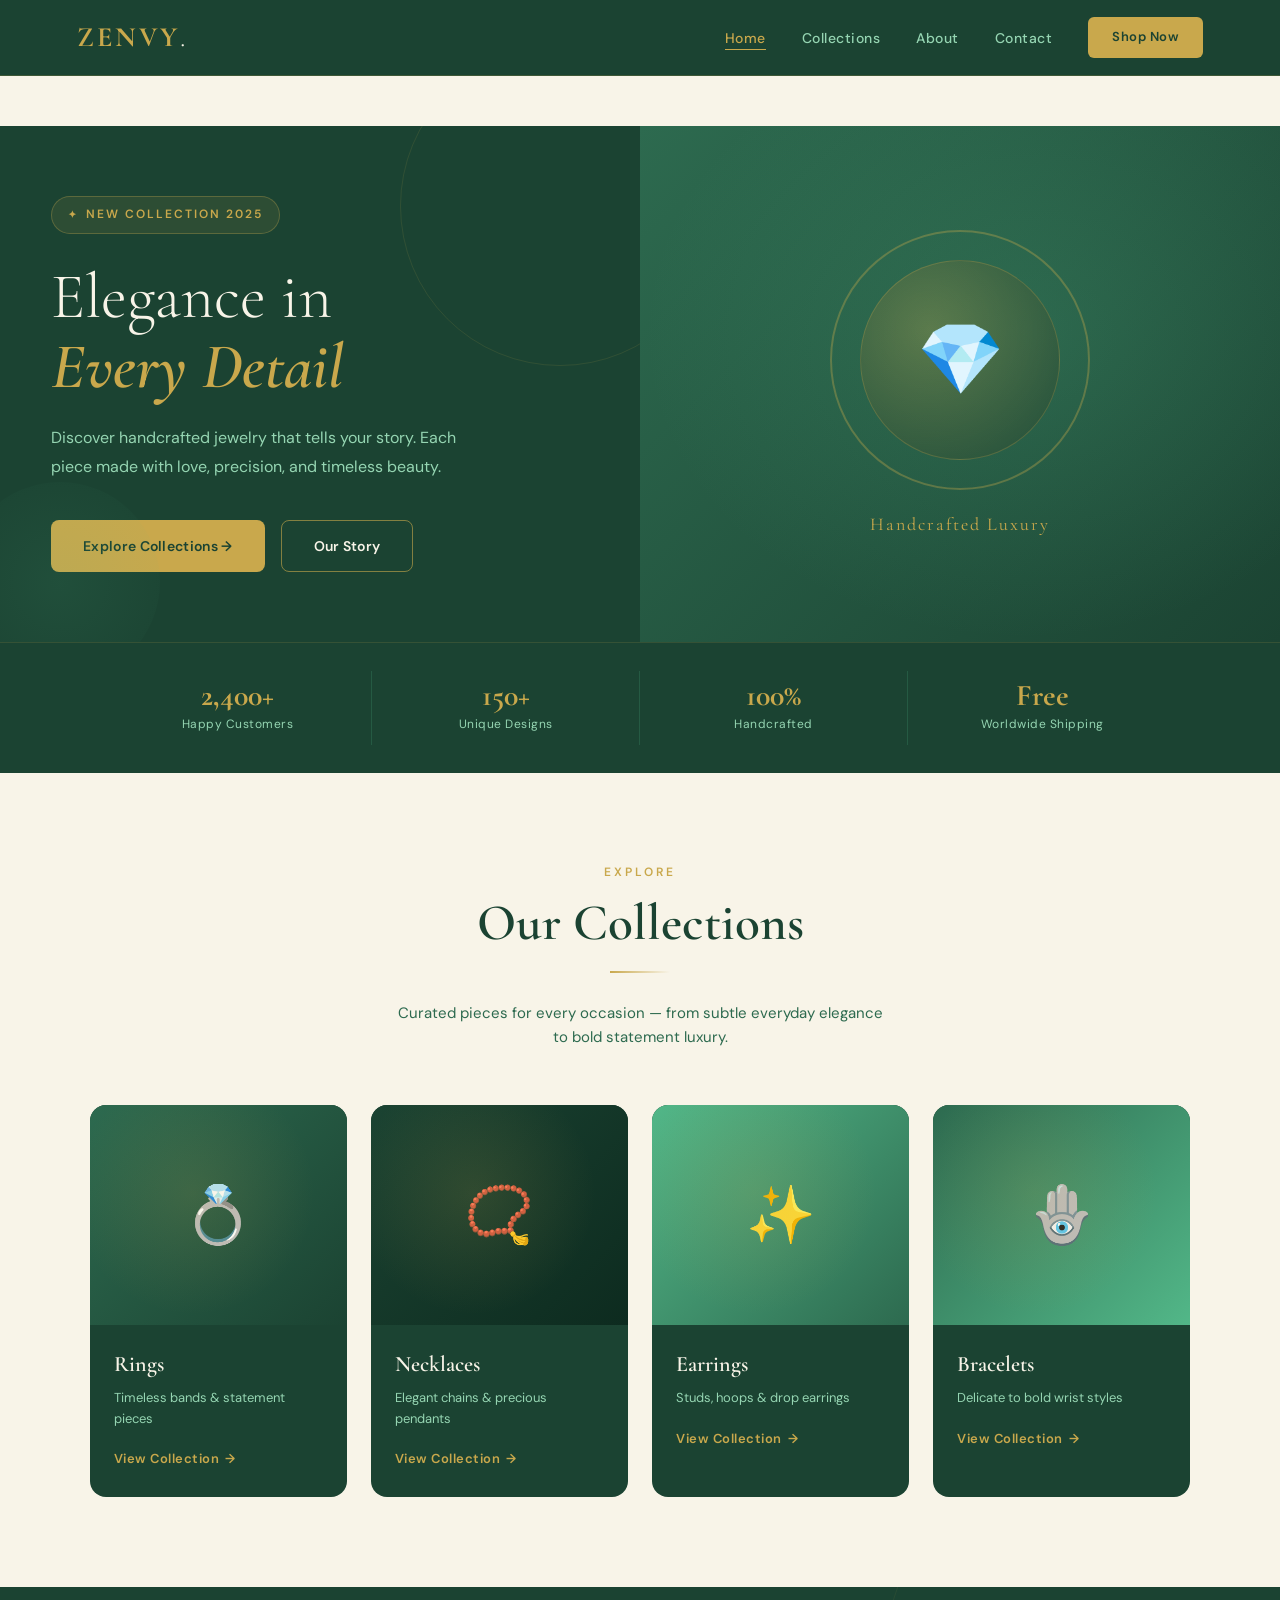
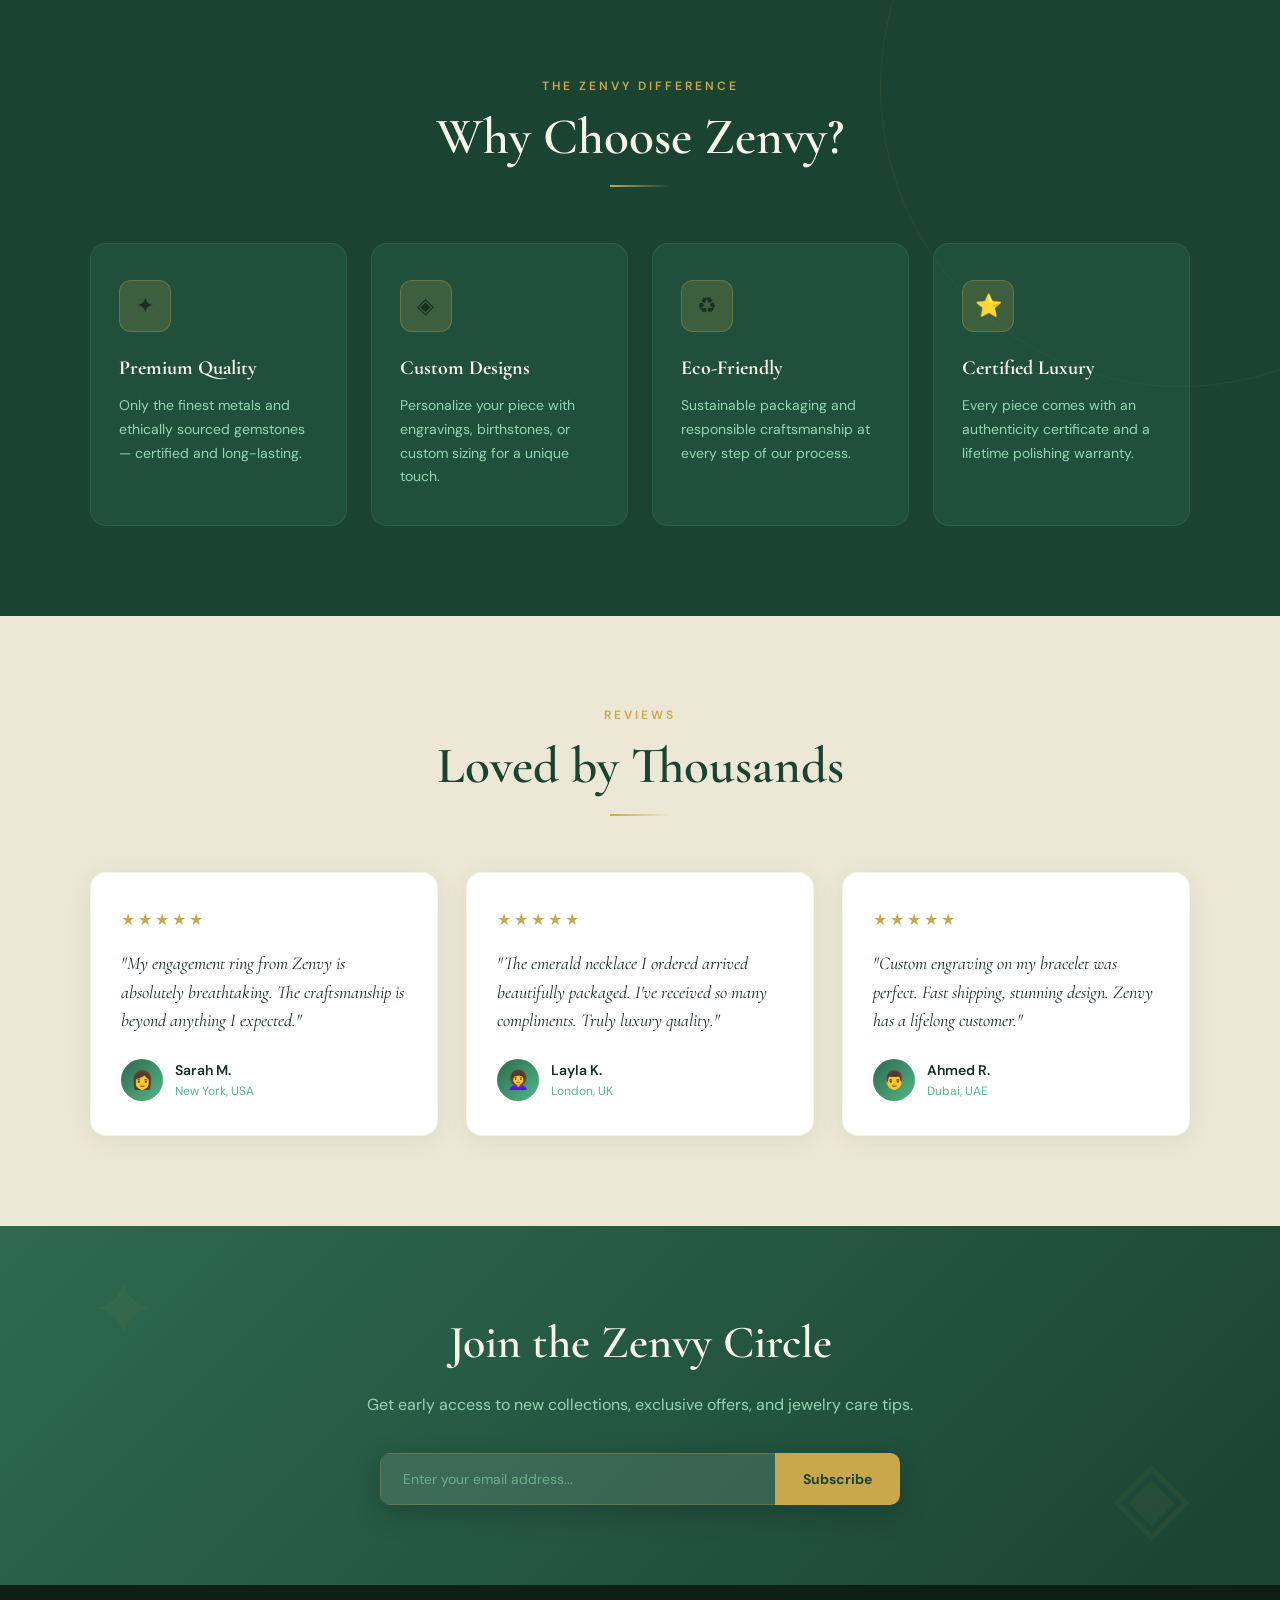
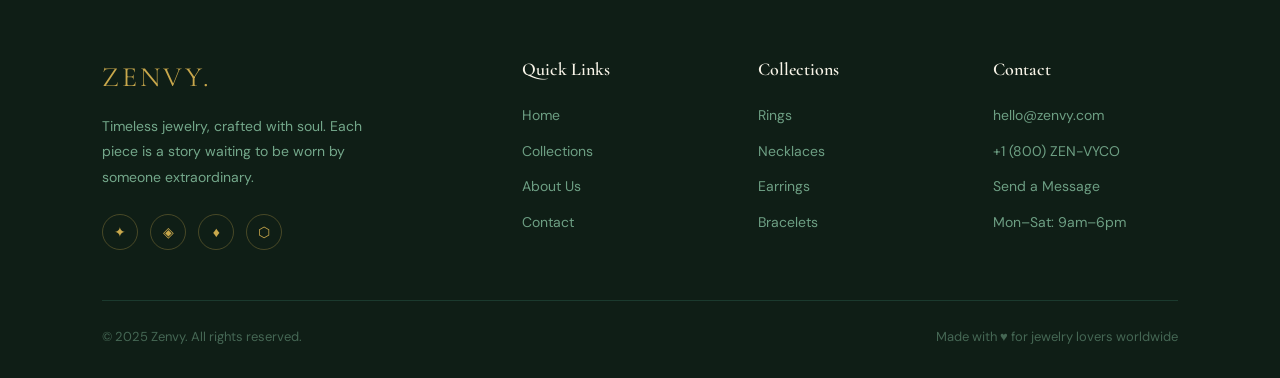
<file: index.html>
<!DOCTYPE html>
<html lang="en">
<head>
  <meta charset="UTF-8" />
  <meta name="viewport" content="width=device-width, initial-scale=1.0" />
  <title>Zenvy – Timeless Jewelry</title>
  <link rel="stylesheet" href="style.css" />
  <style>
    /* ======= LANDING PAGE SPECIFIC ======= */

    /* Hero */
    .hero {
      margin-top: 76px;
      min-height: 55vh;
      display: grid;
      grid-template-columns: 1fr 1fr;
      overflow: hidden;
    }
    .hero-left {
      background: var(--emerald-deep);
      padding: 70px 7% 70px 8%;
      display: flex; flex-direction: column; justify-content: center;
      position: relative;
      overflow: hidden;
    }
    .hero-left::before {
      content: '';
      position: absolute; top: -80px; right: -80px;
      width: 320px; height: 320px;
      border-radius: 50%;
      border: 1px solid rgba(201,168,76,0.12);
    }
    .hero-left::after {
      content: '';
      position: absolute; bottom: -40px; left: -40px;
      width: 200px; height: 200px;
      border-radius: 50%;
      background: radial-gradient(circle, rgba(82,183,136,0.1), transparent);
    }
    .hero-badge {
      display: inline-flex; align-items: center; gap: 8px;
      background: rgba(201,168,76,0.1);
      border: 1px solid rgba(201,168,76,0.3);
      color: var(--gold);
      font-size: 12px; font-weight: 600;
      letter-spacing: 2px; text-transform: uppercase;
      padding: 8px 16px;
      border-radius: 100px;
      margin-bottom: 28px;
      width: fit-content;
    }
    .hero-badge::before { content: '✦'; font-size: 10px; }
    .hero-title {
      font-family: var(--font-display);
      font-size: clamp(42px, 5vw, 72px);
      font-weight: 300;
      color: var(--cream);
      line-height: 1.1;
      margin-bottom: 22px;
    }
    .hero-title em {
      font-style: italic;
      color: var(--gold);
      font-weight: 600;
      display: block;
    }
    .hero-sub {
      font-size: 16px; line-height: 1.8;
      color: var(--sage);
      max-width: 440px;
      margin-bottom: 38px;
    }
    .hero-actions { display: flex; gap: 16px; flex-wrap: wrap; }
    .hero-right {
      background: linear-gradient(135deg, var(--emerald-mid) 0%, var(--emerald-deep) 100%);
      display: flex; align-items: center; justify-content: center;
      position: relative;
      overflow: hidden;
      min-height: 400px;
    }
    .hero-right::before {
      content: '';
      position: absolute; inset: 0;
      background: radial-gradient(ellipse at 60% 40%, rgba(82,183,136,0.2), transparent 70%);
    }
    .hero-visual {
      position: relative; z-index: 1;
      text-align: center;
    }
    .jewel-ring {
      width: 260px; height: 260px;
      border-radius: 50%;
      border: 2px solid rgba(201,168,76,0.35);
      display: flex; align-items: center; justify-content: center;
      animation: gentleSpin 18s linear infinite;
      margin: 0 auto 20px;
    }
    .jewel-ring-inner {
      width: 200px; height: 200px;
      border-radius: 50%;
      background: radial-gradient(circle at 35% 35%, rgba(201,168,76,0.3), rgba(27,67,50,0.6));
      border: 1px solid rgba(201,168,76,0.25);
      display: flex; align-items: center; justify-content: center;
      font-size: 70px;
      animation: gentleSpin 18s linear infinite reverse;
    }
    .hero-caption {
      font-family: var(--font-display);
      font-size: 18px; color: var(--gold);
      letter-spacing: 2px;
    }
    @keyframes gentleSpin {
      from { transform: rotate(0deg); }
      to { transform: rotate(360deg); }
    }

    /* Stats bar */
    .stats-bar {
      background: var(--emerald-deep);
      border-top: 1px solid rgba(201,168,76,0.15);
    }
    .stats-inner {
      max-width: 1200px; margin: 0 auto;
      display: grid; grid-template-columns: repeat(4, 1fr);
      padding: 28px 5%;
    }
    .stat-item {
      text-align: center;
      padding: 10px 0;
      border-right: 1px solid rgba(82,183,136,0.2);
    }
    .stat-item:last-child { border-right: none; }
    .stat-num {
      font-family: var(--font-display);
      font-size: 30px; font-weight: 700;
      color: var(--gold);
      line-height: 1;
    }
    .stat-label { font-size: 12px; color: var(--sage); margin-top: 4px; letter-spacing: 0.5px; }

    /* Collections teaser */
    .collections-section {
      padding: 90px 7%;
      background: var(--cream);
    }
    .collections-header {
      text-align: center;
      margin-bottom: 56px;
    }
    .collections-grid {
      display: grid;
      grid-template-columns: repeat(4, 1fr);
      gap: 24px;
      max-width: 1280px; margin: 0 auto;
    }
    .col-card {
      border-radius: 16px;
      overflow: hidden;
      background: var(--emerald-deep);
      transition: var(--transition);
      cursor: pointer;
      position: relative;
    }
    .col-card:hover { transform: translateY(-8px); box-shadow: var(--shadow-hover); }
    .col-card-img {
      height: 220px;
      display: flex; align-items: center; justify-content: center;
      font-size: 56px;
      position: relative;
      overflow: hidden;
    }
    .col-card:nth-child(1) .col-card-img { background: linear-gradient(135deg, #2D6A4F, #1B4332); }
    .col-card:nth-child(2) .col-card-img { background: linear-gradient(135deg, #1B4332, #0D2B1F); }
    .col-card:nth-child(3) .col-card-img { background: linear-gradient(135deg, #52B788, #2D6A4F); }
    .col-card:nth-child(4) .col-card-img { background: linear-gradient(135deg, #2D6A4F, #52B788); }
    .col-card-img::after {
      content: '';
      position: absolute; inset: 0;
      background: radial-gradient(circle at 40% 40%, rgba(201,168,76,0.15), transparent 60%);
    }
    .col-card-body { padding: 22px 24px 26px; }
    .col-card-body h3 {
      font-family: var(--font-display);
      font-size: 22px; font-weight: 600;
      color: var(--cream); margin-bottom: 6px;
    }
    .col-card-body p { font-size: 13px; color: var(--sage); margin-bottom: 16px; }
    .col-link {
      font-size: 13px; font-weight: 600;
      color: var(--gold); letter-spacing: 0.5px;
      display: inline-flex; align-items: center; gap: 6px;
      transition: gap var(--transition);
    }
    .col-card:hover .col-link { gap: 10px; }

    /* Why Zenvy */
    .why-section {
      padding: 90px 7%;
      background: var(--emerald-deep);
      position: relative; overflow: hidden;
    }
    .why-section::before {
      content: '';
      position: absolute; top: -200px; right: -200px;
      width: 600px; height: 600px; border-radius: 50%;
      border: 1px solid rgba(201,168,76,0.07);
    }
    .why-header { text-align: center; margin-bottom: 56px; }
    .why-grid {
      display: grid;
      grid-template-columns: repeat(4, 1fr);
      gap: 24px;
      max-width: 1280px; margin: 0 auto;
    }
    .why-card {
      background: rgba(45,106,79,0.35);
      border: 1px solid rgba(82,183,136,0.15);
      border-radius: 16px;
      padding: 36px 28px;
      transition: var(--transition);
    }
    .why-card:hover {
      background: rgba(45,106,79,0.55);
      border-color: rgba(201,168,76,0.3);
      transform: translateY(-5px);
    }
    .why-icon {
      width: 52px; height: 52px;
      border-radius: 12px;
      background: var(--gold-dim);
      border: 1px solid rgba(201,168,76,0.3);
      display: flex; align-items: center; justify-content: center;
      font-size: 22px; margin-bottom: 20px;
    }
    .why-card h3 {
      font-family: var(--font-display);
      font-size: 20px; color: var(--cream);
      margin-bottom: 10px;
    }
    .why-card p { font-size: 14px; color: var(--sage); line-height: 1.7; }

    /* Testimonials */
    .testimonials {
      padding: 90px 7%;
      background: var(--cream-dark);
    }
    .testimonials-header { text-align: center; margin-bottom: 56px; }
    .testimonials-grid {
      display: grid;
      grid-template-columns: repeat(3, 1fr);
      gap: 28px;
      max-width: 1200px; margin: 0 auto;
    }
    .testi-card {
      background: var(--white);
      border-radius: 16px;
      padding: 34px 30px;
      box-shadow: 0 4px 24px rgba(27,67,50,0.08);
      border: 1px solid rgba(201,168,76,0.12);
      transition: var(--transition);
    }
    .testi-card:hover { transform: translateY(-4px); box-shadow: var(--shadow-card); }
    .testi-stars { color: var(--gold); font-size: 16px; margin-bottom: 16px; letter-spacing: 3px; }
    .testi-text {
      font-family: var(--font-display);
      font-size: 18px; font-style: italic;
      line-height: 1.6; color: var(--text);
      margin-bottom: 24px;
    }
    .testi-author { display: flex; align-items: center; gap: 12px; }
    .testi-avatar {
      width: 42px; height: 42px; border-radius: 50%;
      background: linear-gradient(135deg, var(--emerald-mid), var(--emerald-light));
      display: flex; align-items: center; justify-content: center;
      font-size: 18px;
    }
    .testi-name { font-weight: 600; font-size: 14px; }
    .testi-loc { font-size: 12px; color: var(--emerald-light); }

    /* Newsletter */
    .newsletter {
      background: linear-gradient(135deg, var(--emerald-mid), var(--emerald-deep));
      padding: 80px 7%;
      text-align: center;
      position: relative; overflow: hidden;
    }
    .newsletter::before {
      content: '✦';
      position: absolute; top: 20px; left: 7%;
      font-size: 80px; opacity: 0.05; color: var(--gold);
    }
    .newsletter::after {
      content: '◈';
      position: absolute; bottom: 10px; right: 7%;
      font-size: 100px; opacity: 0.05; color: var(--gold);
    }
    .newsletter h2 {
      font-family: var(--font-display);
      font-size: clamp(28px, 4vw, 46px);
      color: var(--cream); font-weight: 600;
      margin-bottom: 12px;
    }
    .newsletter p { font-size: 16px; color: var(--sage); margin-bottom: 36px; }
    .newsletter-form {
      display: flex; gap: 0; justify-content: center;
      max-width: 520px; margin: 0 auto;
      border-radius: 10px; overflow: hidden;
      box-shadow: 0 8px 30px rgba(0,0,0,0.2);
    }
    .newsletter-form input {
      flex: 1; padding: 16px 22px;
      background: rgba(255,255,255,0.1);
      border: 1px solid rgba(201,168,76,0.25);
      border-right: none;
      color: var(--cream);
      font-family: var(--font-body);
      font-size: 14px;
      outline: none;
    }
    .newsletter-form input::placeholder { color: rgba(149,213,178,0.6); }
    .newsletter-form button {
      padding: 16px 28px;
      background: var(--gold);
      border: none;
      color: var(--emerald-deep);
      font-weight: 700; font-size: 14px;
      cursor: pointer; transition: var(--transition);
      font-family: var(--font-body);
    }
    .newsletter-form button:hover { background: var(--gold-light); }

    /* Responsive */
    @media (max-width: 1024px) {
      .collections-grid, .why-grid { grid-template-columns: repeat(2, 1fr); }
      .testimonials-grid { grid-template-columns: repeat(2, 1fr); }
      .stats-inner { grid-template-columns: repeat(2, 1fr); }
    }
    @media (max-width: 768px) {
      .hero { grid-template-columns: 1fr; }
      .hero-right { min-height: 300px; }
      .hero-title { font-size: 38px; }
      .collections-grid, .why-grid, .testimonials-grid { grid-template-columns: 1fr; }
      .stats-inner { grid-template-columns: repeat(2, 1fr); }
      .stat-item { border-right: none; border-bottom: 1px solid rgba(82,183,136,0.2); }
      .newsletter-form { flex-direction: column; border-radius: 10px; }
      .newsletter-form input { border-right: 1px solid rgba(201,168,76,0.25); border-bottom: none; }
    }
  </style>
</head>
<body>

  <!-- ======= NAVBAR ======= -->
  <nav class="navbar" id="navbar">
    <a href="index.html" class="nav-logo">ZENVY<span>.</span></a>
    <ul class="nav-links">
      <li><a href="index.html" class="active">Home</a></li>
      <li><a href="collections.html">Collections</a></li>
      <li><a href="about.html">About</a></li>
      <li><a href="contact.html">Contact</a></li>
    </ul>
    <a href="collections.html" class="nav-cta">Shop Now</a>
    <div class="hamburger" id="hamburger">
      <span></span><span></span><span></span>
    </div>
  </nav>
  <div class="mobile-menu" id="mobileMenu">
    <a href="index.html">Home</a>
    <a href="collections.html">Collections</a>
    <a href="about.html">About Us</a>
    <a href="contact.html">Contact</a>
    <a href="collections.html" class="btn btn-gold">Shop Now</a>
  </div>

  <!-- ======= HERO ======= -->
  <section class="hero">
    <div class="hero-left">
      <div class="hero-badge">New Collection 2025</div>
      <h1 class="hero-title">
        Elegance in<br>
        <em>Every Detail</em>
      </h1>
      <p class="hero-sub">
        Discover handcrafted jewelry that tells your story.
        Each piece made with love, precision, and timeless beauty.
      </p>
      <div class="hero-actions">
        <a href="collections.html" class="btn btn-gold">Explore Collections →</a>
        <a href="about.html" class="btn btn-outline">Our Story</a>
      </div>
    </div>
    <div class="hero-right">
      <div class="hero-visual">
        <div class="jewel-ring">
          <div class="jewel-ring-inner">💎</div>
        </div>
        <p class="hero-caption">Handcrafted Luxury</p>
      </div>
    </div>
  </section>

  <!-- ======= STATS BAR ======= -->
  <div class="stats-bar">
    <div class="stats-inner">
      <div class="stat-item">
        <div class="stat-num">2,400+</div>
        <div class="stat-label">Happy Customers</div>
      </div>
      <div class="stat-item">
        <div class="stat-num">150+</div>
        <div class="stat-label">Unique Designs</div>
      </div>
      <div class="stat-item">
        <div class="stat-num">100%</div>
        <div class="stat-label">Handcrafted</div>
      </div>
      <div class="stat-item">
        <div class="stat-num">Free</div>
        <div class="stat-label">Worldwide Shipping</div>
      </div>
    </div>
  </div>

  <!-- ======= COLLECTIONS TEASER ======= -->
  <section class="collections-section">
    <div class="collections-header reveal">
      <p class="section-label">Explore</p>
      <h2 class="section-title">Our Collections</h2>
      <div class="divider center"></div>
      <p style="color:var(--emerald-mid); max-width:500px; margin:0 auto; font-size:15px;">
        Curated pieces for every occasion — from subtle everyday elegance to bold statement luxury.
      </p>
    </div>
    <div class="collections-grid">
      <div class="col-card reveal" style="transition-delay:.05s">
        <div class="col-card-img">💍</div>
        <div class="col-card-body">
          <h3>Rings</h3>
          <p>Timeless bands & statement pieces</p>
          <a href="collections.html" class="col-link">View Collection <span>→</span></a>
        </div>
      </div>
      <div class="col-card reveal" style="transition-delay:.1s">
        <div class="col-card-img">📿</div>
        <div class="col-card-body">
          <h3>Necklaces</h3>
          <p>Elegant chains & precious pendants</p>
          <a href="collections.html" class="col-link">View Collection <span>→</span></a>
        </div>
      </div>
      <div class="col-card reveal" style="transition-delay:.15s">
        <div class="col-card-img">✨</div>
        <div class="col-card-body">
          <h3>Earrings</h3>
          <p>Studs, hoops & drop earrings</p>
          <a href="collections.html" class="col-link">View Collection <span>→</span></a>
        </div>
      </div>
      <div class="col-card reveal" style="transition-delay:.2s">
        <div class="col-card-img">🪬</div>
        <div class="col-card-body">
          <h3>Bracelets</h3>
          <p>Delicate to bold wrist styles</p>
          <a href="collections.html" class="col-link">View Collection <span>→</span></a>
        </div>
      </div>
    </div>
  </section>

  <!-- ======= WHY ZENVY ======= -->
  <section class="why-section">
    <div class="why-header reveal">
      <p class="section-label" style="color:var(--gold)">The Zenvy Difference</p>
      <h2 class="section-title light">Why Choose Zenvy?</h2>
      <div class="divider center"></div>
    </div>
    <div class="why-grid">
      <div class="why-card reveal">
        <div class="why-icon">✦</div>
        <h3>Premium Quality</h3>
        <p>Only the finest metals and ethically sourced gemstones — certified and long-lasting.</p>
      </div>
      <div class="why-card reveal" style="transition-delay:.08s">
        <div class="why-icon">◈</div>
        <h3>Custom Designs</h3>
        <p>Personalize your piece with engravings, birthstones, or custom sizing for a unique touch.</p>
      </div>
      <div class="why-card reveal" style="transition-delay:.16s">
        <div class="why-icon">♻</div>
        <h3>Eco-Friendly</h3>
        <p>Sustainable packaging and responsible craftsmanship at every step of our process.</p>
      </div>
      <div class="why-card reveal" style="transition-delay:.24s">
        <div class="why-icon">⭐</div>
        <h3>Certified Luxury</h3>
        <p>Every piece comes with an authenticity certificate and a lifetime polishing warranty.</p>
      </div>
    </div>
  </section>

  <!-- ======= TESTIMONIALS ======= -->
  <section class="testimonials">
    <div class="testimonials-header reveal">
      <p class="section-label">Reviews</p>
      <h2 class="section-title">Loved by Thousands</h2>
      <div class="divider center"></div>
    </div>
    <div class="testimonials-grid">
      <div class="testi-card reveal">
        <div class="testi-stars">★★★★★</div>
        <p class="testi-text">"My engagement ring from Zenvy is absolutely breathtaking. The craftsmanship is beyond anything I expected."</p>
        <div class="testi-author">
          <div class="testi-avatar">👩</div>
          <div>
            <div class="testi-name">Sarah M.</div>
            <div class="testi-loc">New York, USA</div>
          </div>
        </div>
      </div>
      <div class="testi-card reveal" style="transition-delay:.1s">
        <div class="testi-stars">★★★★★</div>
        <p class="testi-text">"The emerald necklace I ordered arrived beautifully packaged. I've received so many compliments. Truly luxury quality."</p>
        <div class="testi-author">
          <div class="testi-avatar">👩‍🦱</div>
          <div>
            <div class="testi-name">Layla K.</div>
            <div class="testi-loc">London, UK</div>
          </div>
        </div>
      </div>
      <div class="testi-card reveal" style="transition-delay:.2s">
        <div class="testi-stars">★★★★★</div>
        <p class="testi-text">"Custom engraving on my bracelet was perfect. Fast shipping, stunning design. Zenvy has a lifelong customer."</p>
        <div class="testi-author">
          <div class="testi-avatar">👨</div>
          <div>
            <div class="testi-name">Ahmed R.</div>
            <div class="testi-loc">Dubai, UAE</div>
          </div>
        </div>
      </div>
    </div>
  </section>

  <!-- ======= NEWSLETTER ======= -->
  <section class="newsletter">
    <h2>Join the Zenvy Circle</h2>
    <p>Get early access to new collections, exclusive offers, and jewelry care tips.</p>
    <div class="newsletter-form">
      <input type="email" placeholder="Enter your email address..." />
      <button type="button">Subscribe</button>
    </div>
  </section>

  <!-- ======= FOOTER ======= -->
  <footer>
    <div class="footer-grid">
      <div class="footer-brand">
        <div class="logo">ZENVY.</div>
        <p>Timeless jewelry, crafted with soul. Each piece is a story waiting to be worn by someone extraordinary.</p>
        <div class="social-links">
          <a href="#">✦</a>
          <a href="#">◈</a>
          <a href="#">♦</a>
          <a href="#">⬡</a>
        </div>
      </div>
      <div class="footer-col">
        <h4>Quick Links</h4>
        <ul>
          <li><a href="index.html">Home</a></li>
          <li><a href="collections.html">Collections</a></li>
          <li><a href="about.html">About Us</a></li>
          <li><a href="contact.html">Contact</a></li>
        </ul>
      </div>
      <div class="footer-col">
        <h4>Collections</h4>
        <ul>
          <li><a href="collections.html">Rings</a></li>
          <li><a href="collections.html">Necklaces</a></li>
          <li><a href="collections.html">Earrings</a></li>
          <li><a href="collections.html">Bracelets</a></li>
        </ul>
      </div>
      <div class="footer-col">
        <h4>Contact</h4>
        <ul>
          <li><a href="mailto:hello@zenvy.com">hello@zenvy.com</a></li>
          <li><a href="#">+1 (800) ZEN-VYCO</a></li>
          <li><a href="contact.html">Send a Message</a></li>
          <li><a href="#">Mon–Sat: 9am–6pm</a></li>
        </ul>
      </div>
    </div>
    <div class="footer-bottom">
      <span>© 2025 Zenvy. All rights reserved.</span>
      <span>Made with ♥ for jewelry lovers worldwide</span>
    </div>
  </footer>

  <script>
    // Navbar scroll effect
    const navbar = document.getElementById('navbar');
    window.addEventListener('scroll', () => {
      navbar.classList.toggle('scrolled', window.scrollY > 50);
    });

    // Mobile menu toggle
    const hamburger = document.getElementById('hamburger');
    const mobileMenu = document.getElementById('mobileMenu');
    hamburger.addEventListener('click', () => {
      mobileMenu.classList.toggle('open');
    });

    // Scroll reveal animation
    const reveals = document.querySelectorAll('.reveal');
    const observer = new IntersectionObserver((entries) => {
      entries.forEach(e => { if (e.isIntersecting) e.target.classList.add('visible'); });
    }, { threshold: 0.1 });
    reveals.forEach(el => observer.observe(el));
  </script>
</body>
</html>
</file>
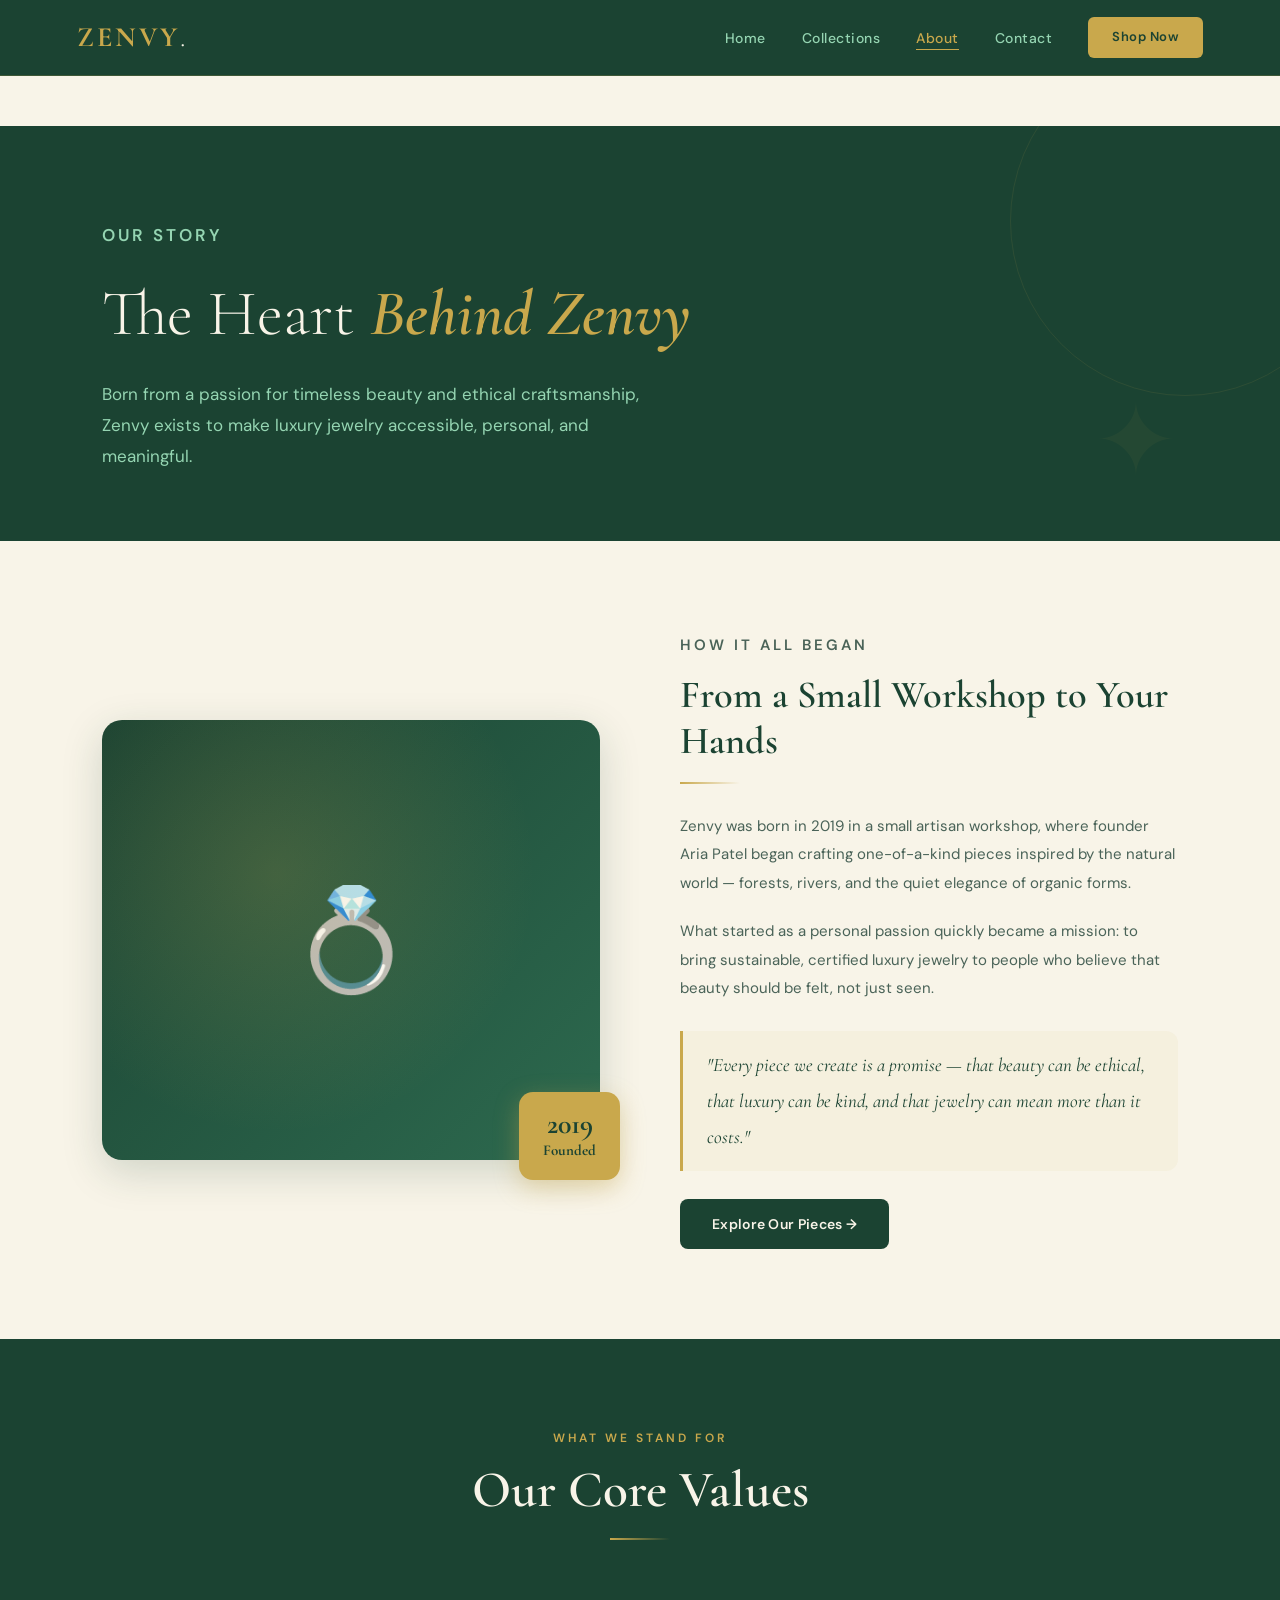
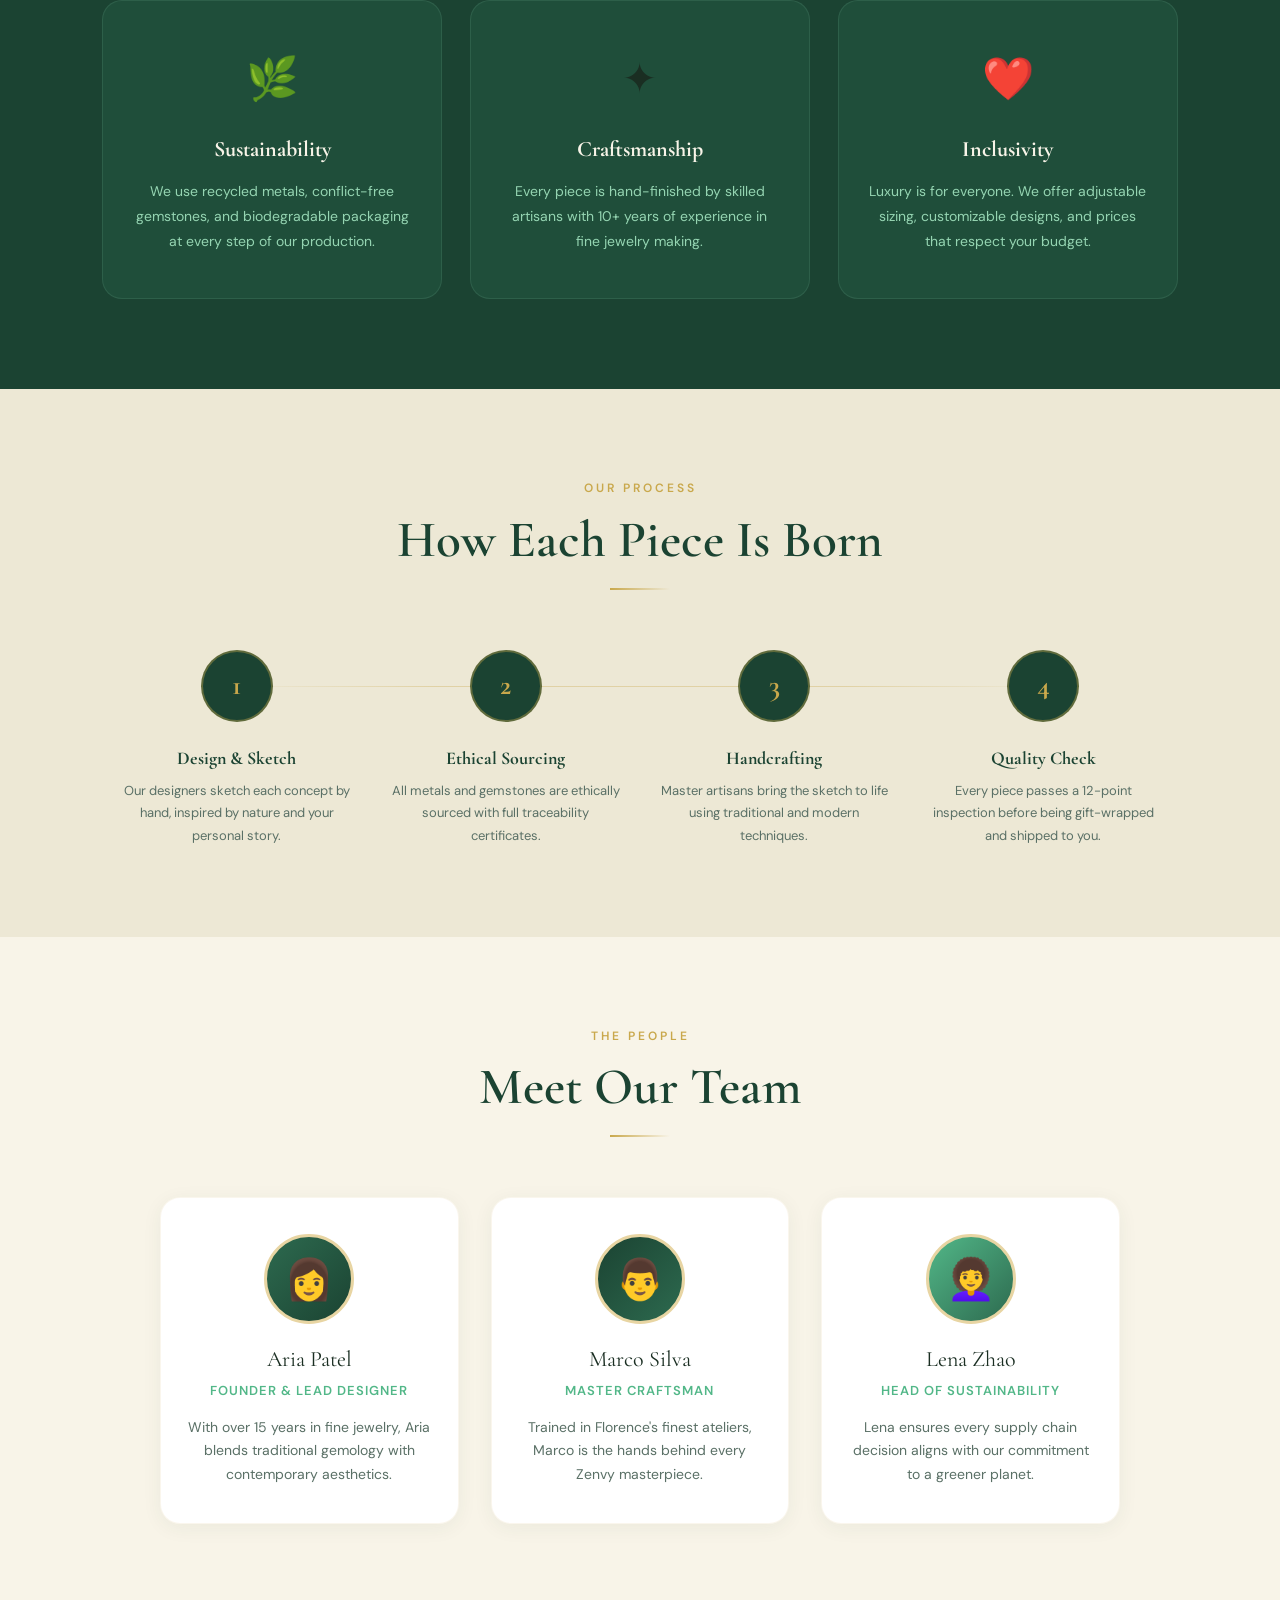
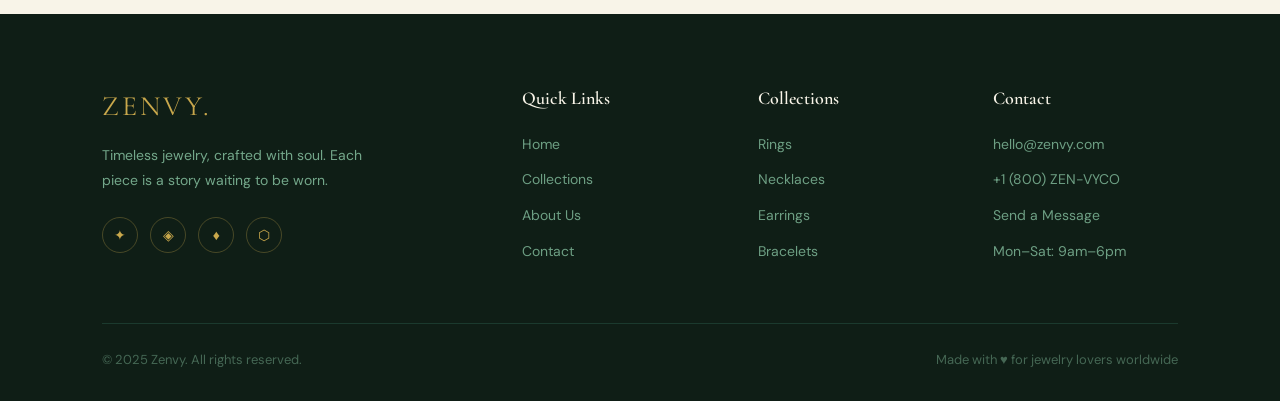
<file: about.html>
<!DOCTYPE html>
<html lang="en">
<head>
  <meta charset="UTF-8" />
  <meta name="viewport" content="width=device-width, initial-scale=1.0" />
  <title>About Us – Zenvy</title>
  <link rel="stylesheet" href="style.css" />
  <style>
    /* ======= ABOUT PAGE ======= */

    .page-header {
      margin-top: 76px;
      background: var(--emerald-deep);
      padding: 80px 8% 70px;
      position: relative; overflow: hidden;
    }
    .page-header::before {
      content: '';
      position: absolute; top: -80px; right: -80px;
      width: 350px; height: 350px; border-radius: 50%;
      border: 1px solid rgba(201,168,76,0.1);
    }
    .page-header::after {
      content: '✦';
      position: absolute; bottom: 20px; right: 8%;
      font-size: 100px; opacity: 0.05; color: var(--gold);
    }
    .page-header h1 {
      font-family: var(--font-display);
      font-size: clamp(36px, 5vw, 64px);
      color: var(--cream); font-weight: 300;
    }
    .page-header h1 span { color: var(--gold); font-style: italic; font-weight: 600; }
    .page-header p {
      font-size: 17px; color: var(--sage);
      max-width: 560px; margin-top: 14px; line-height: 1.8;
    }

    /* Story section */
    .story-section {
      padding: 90px 8%;
      display: grid;
      grid-template-columns: 1fr 1fr;
      gap: 80px;
      align-items: center;
      background: var(--cream);
    }
    .story-visual {
      position: relative;
    }
    .story-img-main {
      width: 100%; height: 440px;
      background: linear-gradient(135deg, var(--emerald-deep), var(--emerald-mid));
      border-radius: 20px;
      display: flex; align-items: center; justify-content: center;
      font-size: 100px;
      box-shadow: var(--shadow-card);
      position: relative; overflow: hidden;
    }
    .story-img-main::before {
      content: '';
      position: absolute; inset: 0;
      background: radial-gradient(circle at 35% 35%, rgba(201,168,76,0.2), transparent 60%);
    }
    .story-tag {
      position: absolute; bottom: -20px; right: -20px;
      background: var(--gold);
      color: var(--emerald-deep);
      font-family: var(--font-display);
      font-size: 15px; font-weight: 700;
      padding: 18px 24px;
      border-radius: 14px;
      box-shadow: 0 8px 24px rgba(201,168,76,0.4);
      text-align: center;
    }
    .story-tag strong { display: block; font-size: 28px; line-height: 1; }

    .story-text .section-label { margin-bottom: 12px; }
    .story-text h2 {
      font-family: var(--font-display);
      font-size: clamp(30px, 3vw, 48px);
      color: var(--emerald-deep); font-weight: 600;
      line-height: 1.2; margin-bottom: 10px;
    }
    .story-text p {
      color: #4a6358; font-size: 15px; line-height: 1.9;
      margin-bottom: 20px;
    }
    .story-quote {
      border-left: 3px solid var(--gold);
      padding: 16px 24px;
      margin: 28px 0;
      background: rgba(201,168,76,0.06);
      border-radius: 0 12px 12px 0;
    }
    .story-quote p {
      font-family: var(--font-display);
      font-size: 19px; font-style: italic;
      color: var(--emerald-deep); margin: 0;
    }

    /* Values section */
    .values-section {
      padding: 90px 8%;
      background: var(--emerald-deep);
    }
    .values-header { text-align: center; margin-bottom: 60px; }
    .values-grid {
      display: grid;
      grid-template-columns: repeat(3, 1fr);
      gap: 28px;
      max-width: 1100px; margin: 0 auto;
    }
    .value-card {
      text-align: center;
      padding: 44px 30px;
      border-radius: 20px;
      background: rgba(45,106,79,0.3);
      border: 1px solid rgba(149,213,178,0.12);
      transition: var(--transition);
    }
    .value-card:hover {
      background: rgba(45,106,79,0.5);
      border-color: rgba(201,168,76,0.3);
      transform: translateY(-6px);
    }
    .value-icon {
      font-size: 42px; margin-bottom: 20px;
      display: block;
    }
    .value-card h3 {
      font-family: var(--font-display);
      font-size: 22px; color: var(--cream);
      margin-bottom: 12px;
    }
    .value-card p { font-size: 14px; color: var(--sage); line-height: 1.8; }

    /* Process section */
    .process-section {
      padding: 90px 8%;
      background: var(--cream-dark);
    }
    .process-header { text-align: center; margin-bottom: 60px; }
    .process-steps {
      display: grid;
      grid-template-columns: repeat(4, 1fr);
      gap: 0;
      max-width: 1100px; margin: 0 auto;
      position: relative;
    }
    .process-steps::before {
      content: '';
      position: absolute; top: 36px; left: 12%; right: 12%;
      height: 1px;
      background: linear-gradient(90deg, transparent, var(--gold), var(--gold), var(--gold), transparent);
      opacity: 0.35;
    }
    .process-step {
      text-align: center;
      padding: 0 20px;
      position: relative;
    }
    .step-num {
      width: 72px; height: 72px;
      border-radius: 50%;
      background: var(--emerald-deep);
      border: 2px solid rgba(201,168,76,0.4);
      display: flex; align-items: center; justify-content: center;
      font-family: var(--font-display);
      font-size: 28px; color: var(--gold);
      font-weight: 700;
      margin: 0 auto 22px;
      position: relative; z-index: 1;
    }
    .process-step h4 {
      font-family: var(--font-display);
      font-size: 18px; color: var(--emerald-deep);
      margin-bottom: 8px;
    }
    .process-step p { font-size: 13px; color: #5a7066; line-height: 1.7; }

    /* Team section */
    .team-section {
      padding: 90px 8%;
      background: var(--cream);
    }
    .team-header { text-align: center; margin-bottom: 60px; }
    .team-grid {
      display: grid;
      grid-template-columns: repeat(3, 1fr);
      gap: 32px;
      max-width: 960px; margin: 0 auto;
    }
    .team-card {
      text-align: center;
      padding: 36px 24px;
      border-radius: 20px;
      background: var(--white);
      box-shadow: 0 4px 20px rgba(27,67,50,0.06);
      border: 1px solid rgba(201,168,76,0.1);
      transition: var(--transition);
    }
    .team-card:hover { transform: translateY(-6px); box-shadow: var(--shadow-card); }
    .team-avatar {
      width: 90px; height: 90px;
      border-radius: 50%;
      margin: 0 auto 18px;
      display: flex; align-items: center; justify-content: center;
      font-size: 40px;
      border: 3px solid var(--gold-light);
    }
    .team-card:nth-child(1) .team-avatar { background: linear-gradient(135deg, #2D6A4F, #1B4332); }
    .team-card:nth-child(2) .team-avatar { background: linear-gradient(135deg, #1B4332, #2D6A4F); }
    .team-card:nth-child(3) .team-avatar { background: linear-gradient(135deg, #52B788, #2D6A4F); }
    .team-name {
      font-family: var(--font-display);
      font-size: 22px; color: var(--text);
      margin-bottom: 4px;
    }
    .team-role { font-size: 13px; color: var(--emerald-light); font-weight: 600; letter-spacing: 1px; text-transform: uppercase; margin-bottom: 14px; }
    .team-bio { font-size: 14px; color: #5a7066; line-height: 1.7; }

    @media (max-width: 1024px) {
      .story-section { grid-template-columns: 1fr; gap: 40px; }
      .values-grid, .team-grid { grid-template-columns: repeat(2, 1fr); }
      .process-steps { grid-template-columns: repeat(2, 1fr); gap: 30px; }
      .process-steps::before { display: none; }
    }
    @media (max-width: 600px) {
      .values-grid, .team-grid, .process-steps { grid-template-columns: 1fr; }
    }
  </style>
</head>
<body>

  <!-- NAVBAR -->
  <nav class="navbar" id="navbar">
    <a href="index.html" class="nav-logo">ZENVY<span>.</span></a>
    <ul class="nav-links">
      <li><a href="index.html">Home</a></li>
      <li><a href="collections.html">Collections</a></li>
      <li><a href="about.html" class="active">About</a></li>
      <li><a href="contact.html">Contact</a></li>
    </ul>
    <a href="collections.html" class="nav-cta">Shop Now</a>
    <div class="hamburger" id="hamburger"><span></span><span></span><span></span></div>
  </nav>
  <div class="mobile-menu" id="mobileMenu">
    <a href="index.html">Home</a>
    <a href="collections.html">Collections</a>
    <a href="about.html">About Us</a>
    <a href="contact.html">Contact</a>
    <a href="collections.html" class="btn btn-gold">Shop Now</a>
  </div>

  <!-- PAGE HEADER -->
  <header class="page-header">
    <p class="section-label">Our Story</p>
    <h1>The Heart <span>Behind Zenvy</span></h1>
    <p>Born from a passion for timeless beauty and ethical craftsmanship, Zenvy exists to make luxury jewelry accessible, personal, and meaningful.</p>
  </header>

  <!-- STORY SECTION -->
  <section class="story-section">
    <div class="story-visual reveal">
      <div class="story-img-main">💍</div>
      <div class="story-tag">
        <strong>2019</strong>Founded
      </div>
    </div>
    <div class="story-text reveal">
      <p class="section-label">How It All Began</p>
      <h2>From a Small Workshop to Your Hands</h2>
      <div class="divider"></div>
      <p>Zenvy was born in 2019 in a small artisan workshop, where founder Aria Patel began crafting one-of-a-kind pieces inspired by the natural world — forests, rivers, and the quiet elegance of organic forms.</p>
      <p>What started as a personal passion quickly became a mission: to bring sustainable, certified luxury jewelry to people who believe that beauty should be felt, not just seen.</p>
      <div class="story-quote">
        <p>"Every piece we create is a promise — that beauty can be ethical, that luxury can be kind, and that jewelry can mean more than it costs."</p>
      </div>
      <a href="collections.html" class="btn btn-dark">Explore Our Pieces →</a>
    </div>
  </section>

  <!-- VALUES SECTION -->
  <section class="values-section">
    <div class="values-header reveal">
      <p class="section-label">What We Stand For</p>
      <h2 class="section-title light">Our Core Values</h2>
      <div class="divider center"></div>
    </div>
    <div class="values-grid">
      <div class="value-card reveal">
        <span class="value-icon">🌿</span>
        <h3>Sustainability</h3>
        <p>We use recycled metals, conflict-free gemstones, and biodegradable packaging at every step of our production.</p>
      </div>
      <div class="value-card reveal" style="transition-delay:.1s">
        <span class="value-icon">✦</span>
        <h3>Craftsmanship</h3>
        <p>Every piece is hand-finished by skilled artisans with 10+ years of experience in fine jewelry making.</p>
      </div>
      <div class="value-card reveal" style="transition-delay:.2s">
        <span class="value-icon">❤️</span>
        <h3>Inclusivity</h3>
        <p>Luxury is for everyone. We offer adjustable sizing, customizable designs, and prices that respect your budget.</p>
      </div>
    </div>
  </section>

  <!-- PROCESS SECTION -->
  <section class="process-section">
    <div class="process-header reveal">
      <p class="section-label">Our Process</p>
      <h2 class="section-title">How Each Piece Is Born</h2>
      <div class="divider center"></div>
    </div>
    <div class="process-steps">
      <div class="process-step reveal">
        <div class="step-num">1</div>
        <h4>Design & Sketch</h4>
        <p>Our designers sketch each concept by hand, inspired by nature and your personal story.</p>
      </div>
      <div class="process-step reveal" style="transition-delay:.1s">
        <div class="step-num">2</div>
        <h4>Ethical Sourcing</h4>
        <p>All metals and gemstones are ethically sourced with full traceability certificates.</p>
      </div>
      <div class="process-step reveal" style="transition-delay:.2s">
        <div class="step-num">3</div>
        <h4>Handcrafting</h4>
        <p>Master artisans bring the sketch to life using traditional and modern techniques.</p>
      </div>
      <div class="process-step reveal" style="transition-delay:.3s">
        <div class="step-num">4</div>
        <h4>Quality Check</h4>
        <p>Every piece passes a 12-point inspection before being gift-wrapped and shipped to you.</p>
      </div>
    </div>
  </section>

  <!-- TEAM SECTION -->
  <section class="team-section">
    <div class="team-header reveal">
      <p class="section-label">The People</p>
      <h2 class="section-title">Meet Our Team</h2>
      <div class="divider center"></div>
    </div>
    <div class="team-grid">
      <div class="team-card reveal">
        <div class="team-avatar">👩</div>
        <div class="team-name">Aria Patel</div>
        <div class="team-role">Founder & Lead Designer</div>
        <p class="team-bio">With over 15 years in fine jewelry, Aria blends traditional gemology with contemporary aesthetics.</p>
      </div>
      <div class="team-card reveal" style="transition-delay:.1s">
        <div class="team-avatar">👨</div>
        <div class="team-name">Marco Silva</div>
        <div class="team-role">Master Craftsman</div>
        <p class="team-bio">Trained in Florence's finest ateliers, Marco is the hands behind every Zenvy masterpiece.</p>
      </div>
      <div class="team-card reveal" style="transition-delay:.2s">
        <div class="team-avatar">👩‍🦱</div>
        <div class="team-name">Lena Zhao</div>
        <div class="team-role">Head of Sustainability</div>
        <p class="team-bio">Lena ensures every supply chain decision aligns with our commitment to a greener planet.</p>
      </div>
    </div>
  </section>

  <!-- FOOTER -->
  <footer>
    <div class="footer-grid">
      <div class="footer-brand">
        <div class="logo">ZENVY.</div>
        <p>Timeless jewelry, crafted with soul. Each piece is a story waiting to be worn.</p>
        <div class="social-links">
          <a href="#">✦</a><a href="#">◈</a><a href="#">♦</a><a href="#">⬡</a>
        </div>
      </div>
      <div class="footer-col">
        <h4>Quick Links</h4>
        <ul>
          <li><a href="index.html">Home</a></li>
          <li><a href="collections.html">Collections</a></li>
          <li><a href="about.html">About Us</a></li>
          <li><a href="contact.html">Contact</a></li>
        </ul>
      </div>
      <div class="footer-col">
        <h4>Collections</h4>
        <ul>
          <li><a href="collections.html">Rings</a></li>
          <li><a href="collections.html">Necklaces</a></li>
          <li><a href="collections.html">Earrings</a></li>
          <li><a href="collections.html">Bracelets</a></li>
        </ul>
      </div>
      <div class="footer-col">
        <h4>Contact</h4>
        <ul>
          <li><a href="mailto:hello@zenvy.com">hello@zenvy.com</a></li>
          <li><a href="#">+1 (800) ZEN-VYCO</a></li>
          <li><a href="contact.html">Send a Message</a></li>
          <li><a href="#">Mon–Sat: 9am–6pm</a></li>
        </ul>
      </div>
    </div>
    <div class="footer-bottom">
      <span>© 2025 Zenvy. All rights reserved.</span>
      <span>Made with ♥ for jewelry lovers worldwide</span>
    </div>
  </footer>

  <script>
    const navbar = document.getElementById('navbar');
    window.addEventListener('scroll', () => navbar.classList.toggle('scrolled', window.scrollY > 50));
    document.getElementById('hamburger').addEventListener('click', () => {
      document.getElementById('mobileMenu').classList.toggle('open');
    });
    const reveals = document.querySelectorAll('.reveal');
    reveals.forEach(el => {
      new IntersectionObserver((entries) => {
        entries.forEach(e => { if (e.isIntersecting) e.target.classList.add('visible'); });
      }, { threshold: 0.1 }).observe(el);
    });
  </script>
</body>
</html>
</file>
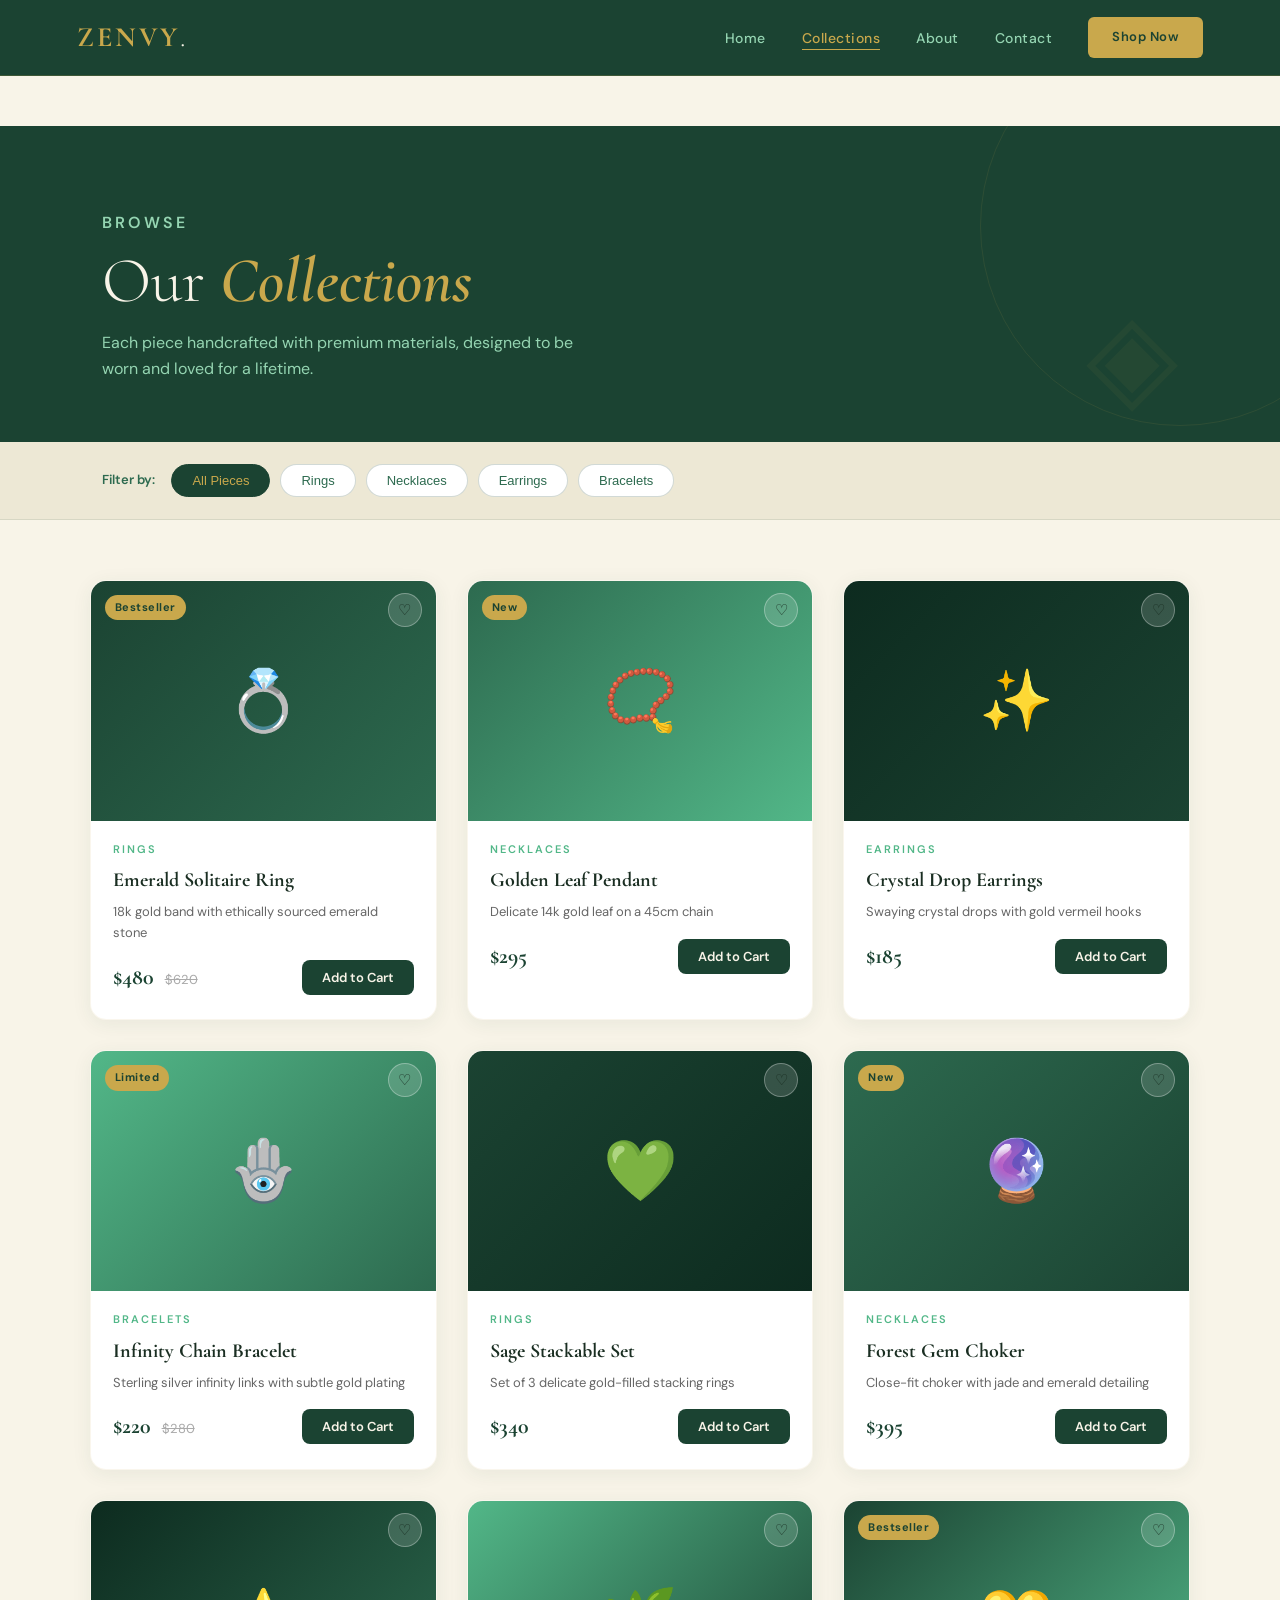
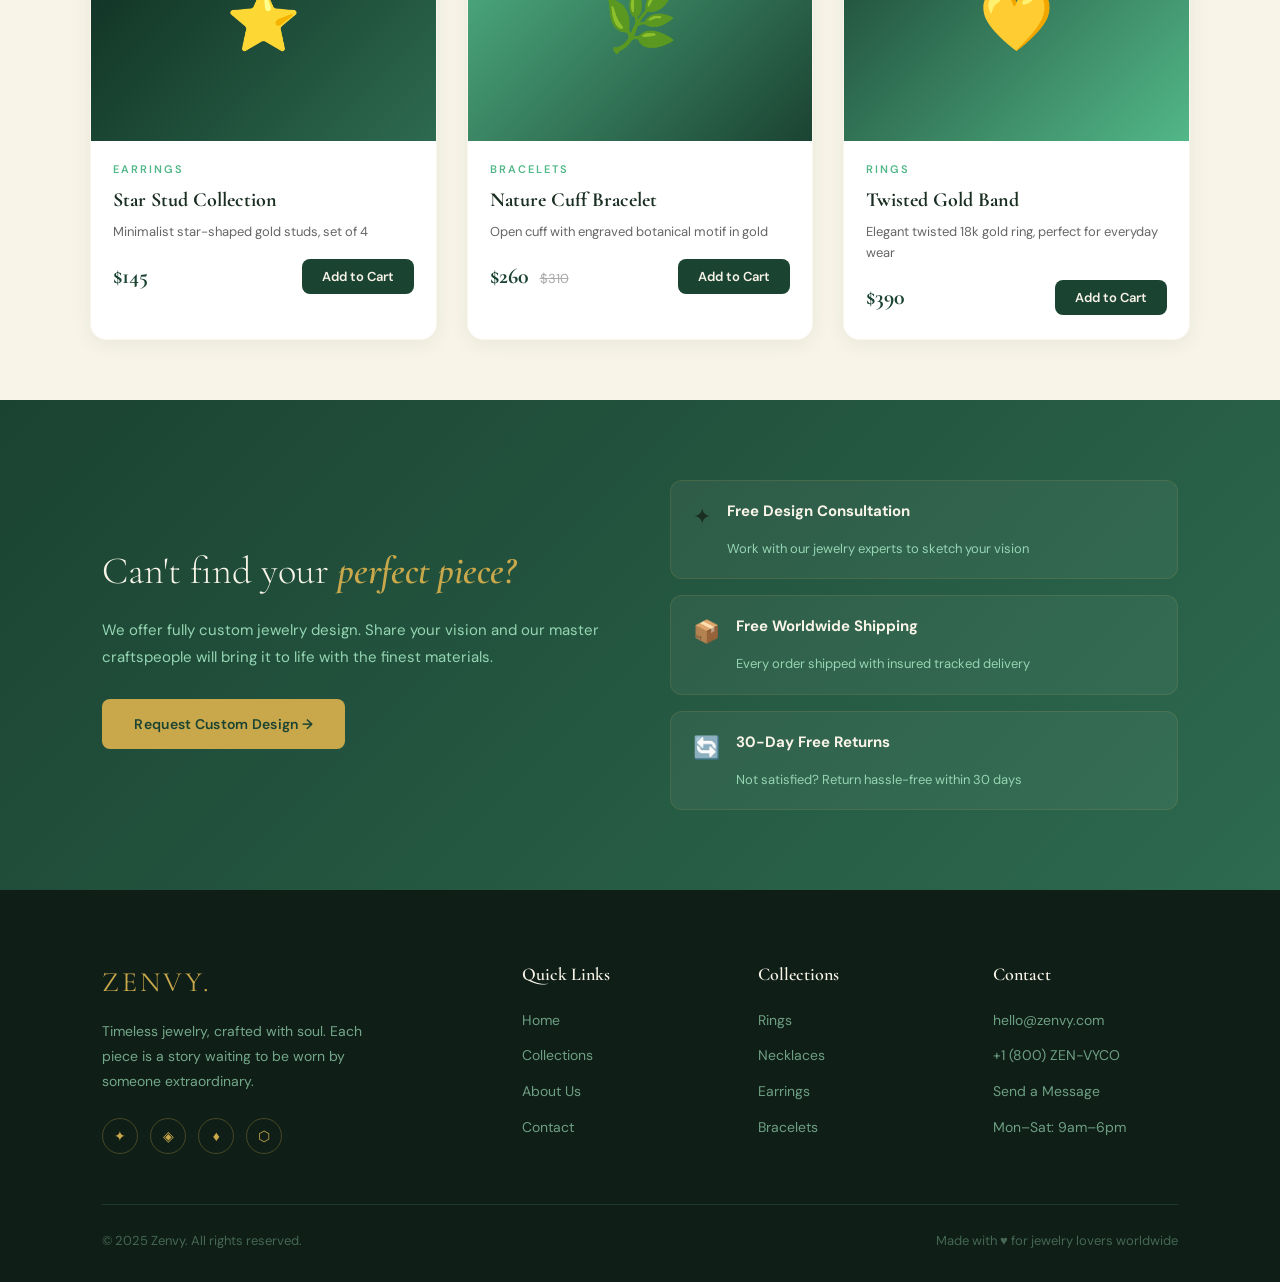
<file: collections.html>
<!DOCTYPE html>
<html lang="en">
<head>
  <meta charset="UTF-8" />
  <meta name="viewport" content="width=device-width, initial-scale=1.0" />
  <title>Collections – Zenvy</title>
  <link rel="stylesheet" href="style.css" />
  <style>
    /* ======= COLLECTIONS PAGE ======= */

    .page-header {
      margin-top: 76px;
      background: var(--emerald-deep);
      padding: 70px 8% 60px;
      position: relative; overflow: hidden;
    }
    .page-header::before {
      content: '';
      position: absolute; top: -100px; right: -100px;
      width: 400px; height: 400px; border-radius: 50%;
      border: 1px solid rgba(201,168,76,0.1);
    }
    .page-header::after {
      content: '◈';
      position: absolute; bottom: -10px; right: 8%;
      font-size: 120px; opacity: 0.05; color: var(--gold);
    }
    .page-header .section-label { margin-bottom: 10px; }
    .page-header h1 {
      font-family: var(--font-display);
      font-size: clamp(36px, 5vw, 64px);
      color: var(--cream);
      font-weight: 300;
      line-height: 1.1;
    }
    .page-header h1 span { color: var(--gold); font-style: italic; font-weight: 600; }
    .page-header p {
      font-size: 16px; color: var(--sage);
      max-width: 500px; margin-top: 14px;
    }

    /* Filter tabs */
    .filter-bar {
      background: var(--cream-dark);
      padding: 22px 8%;
      border-bottom: 1px solid rgba(27,67,50,0.1);
      position: sticky; top: 76px; z-index: 100;
    }
    .filter-inner {
      display: flex; gap: 10px; flex-wrap: wrap;
      align-items: center;
    }
    .filter-label { font-size: 13px; color: var(--emerald-mid); margin-right: 6px; font-weight: 600; }
    .filter-btn {
      padding: 8px 20px;
      border-radius: 100px;
      font-size: 13px; font-weight: 500;
      cursor: pointer;
      transition: var(--transition);
      border: 1.5px solid transparent;
      background: var(--white);
      color: var(--emerald-mid);
      border-color: rgba(27,67,50,0.2);
    }
    .filter-btn:hover, .filter-btn.active {
      background: var(--emerald-deep);
      color: var(--gold);
      border-color: var(--emerald-deep);
    }

    /* Products section */
    .products-section {
      padding: 60px 7%;
      background: var(--cream);
    }
    .products-grid {
      display: grid;
      grid-template-columns: repeat(3, 1fr);
      gap: 30px;
      max-width: 1280px; margin: 0 auto;
    }
    .product-card {
      background: var(--white);
      border-radius: 16px;
      overflow: hidden;
      box-shadow: 0 4px 20px rgba(27,67,50,0.07);
      border: 1px solid rgba(201,168,76,0.1);
      transition: var(--transition);
      cursor: pointer;
    }
    .product-card:hover { transform: translateY(-6px); box-shadow: var(--shadow-hover); }
    .product-img {
      height: 240px;
      display: flex; align-items: center; justify-content: center;
      font-size: 60px;
      position: relative; overflow: hidden;
    }
    .product-card:nth-child(1) .product-img { background: linear-gradient(135deg, #1B4332, #2D6A4F); }
    .product-card:nth-child(2) .product-img { background: linear-gradient(135deg, #2D6A4F, #52B788); }
    .product-card:nth-child(3) .product-img { background: linear-gradient(135deg, #0D2B1F, #1B4332); }
    .product-card:nth-child(4) .product-img { background: linear-gradient(135deg, #52B788, #2D6A4F); }
    .product-card:nth-child(5) .product-img { background: linear-gradient(135deg, #1B4332, #0D2B1F); }
    .product-card:nth-child(6) .product-img { background: linear-gradient(135deg, #2D6A4F, #1B4332); }
    .product-card:nth-child(7) .product-img { background: linear-gradient(135deg, #0D2B1F, #2D6A4F); }
    .product-card:nth-child(8) .product-img { background: linear-gradient(135deg, #52B788, #1B4332); }
    .product-card:nth-child(9) .product-img { background: linear-gradient(135deg, #1B4332, #52B788); }

    .product-badge {
      position: absolute; top: 14px; left: 14px;
      background: var(--gold);
      color: var(--emerald-deep);
      font-size: 11px; font-weight: 700;
      padding: 4px 10px; border-radius: 100px;
      letter-spacing: 0.5px;
    }
    .wishlist-btn {
      position: absolute; top: 12px; right: 14px;
      width: 34px; height: 34px; border-radius: 50%;
      background: rgba(255,255,255,0.15);
      border: 1px solid rgba(255,255,255,0.3);
      display: flex; align-items: center; justify-content: center;
      font-size: 15px; cursor: pointer;
      transition: var(--transition);
    }
    .wishlist-btn:hover { background: rgba(255,255,255,0.25); }
    .product-body { padding: 20px 22px 24px; }
    .product-category {
      font-size: 11px; font-weight: 600;
      letter-spacing: 2px; text-transform: uppercase;
      color: var(--emerald-light); margin-bottom: 6px;
    }
    .product-name {
      font-family: var(--font-display);
      font-size: 20px; color: var(--text);
      margin-bottom: 6px;
    }
    .product-desc { font-size: 13px; color: #666; margin-bottom: 16px; }
    .product-footer {
      display: flex; align-items: center; justify-content: space-between;
    }
    .product-price {
      font-family: var(--font-display);
      font-size: 22px; color: var(--emerald-deep);
      font-weight: 700;
    }
    .product-price span {
      font-size: 13px; color: #aaa;
      text-decoration: line-through; margin-left: 6px;
      font-family: var(--font-body); font-weight: 400;
    }
    .add-btn {
      padding: 9px 20px;
      background: var(--emerald-deep);
      color: var(--cream);
      border-radius: 8px;
      font-size: 13px; font-weight: 600;
      cursor: pointer; border: none;
      transition: var(--transition);
      font-family: var(--font-body);
    }
    .add-btn:hover { background: var(--emerald-mid); transform: scale(1.03); }

    /* CTA section */
    .custom-cta {
      background: linear-gradient(135deg, var(--emerald-deep), var(--emerald-mid));
      padding: 80px 8%;
      display: grid;
      grid-template-columns: 1fr 1fr;
      gap: 60px;
      align-items: center;
    }
    .custom-cta h2 {
      font-family: var(--font-display);
      font-size: clamp(28px, 3vw, 46px);
      color: var(--cream); font-weight: 300;
    }
    .custom-cta h2 em { color: var(--gold); font-style: italic; font-weight: 600; }
    .custom-cta p { color: var(--sage); font-size: 15px; margin-top: 14px; line-height: 1.8; }
    .custom-cta-right {
      display: flex; flex-direction: column; gap: 16px;
    }
    .cta-feature {
      display: flex; gap: 16px; align-items: flex-start;
      background: rgba(255,255,255,0.05);
      border: 1px solid rgba(201,168,76,0.15);
      border-radius: 12px; padding: 18px 22px;
    }
    .cta-feature .icon { font-size: 22px; }
    .cta-feature h4 { color: var(--cream); font-size: 15px; margin-bottom: 4px; }
    .cta-feature p { color: var(--sage); font-size: 13px; }

    @media (max-width: 1024px) {
      .products-grid { grid-template-columns: repeat(2, 1fr); }
    }
    @media (max-width: 768px) {
      .products-grid { grid-template-columns: 1fr; }
      .custom-cta { grid-template-columns: 1fr; gap: 30px; }
    }
  </style>
</head>
<body>

  <!-- NAVBAR -->
  <nav class="navbar" id="navbar">
    <a href="index.html" class="nav-logo">ZENVY<span>.</span></a>
    <ul class="nav-links">
      <li><a href="index.html">Home</a></li>
      <li><a href="collections.html" class="active">Collections</a></li>
      <li><a href="about.html">About</a></li>
      <li><a href="contact.html">Contact</a></li>
    </ul>
    <a href="collections.html" class="nav-cta">Shop Now</a>
    <div class="hamburger" id="hamburger"><span></span><span></span><span></span></div>
  </nav>
  <div class="mobile-menu" id="mobileMenu">
    <a href="index.html">Home</a>
    <a href="collections.html">Collections</a>
    <a href="about.html">About Us</a>
    <a href="contact.html">Contact</a>
    <a href="collections.html" class="btn btn-gold">Shop Now</a>
  </div>

  <!-- PAGE HEADER -->
  <header class="page-header">
    <p class="section-label">Browse</p>
    <h1>Our <span>Collections</span></h1>
    <p>Each piece handcrafted with premium materials, designed to be worn and loved for a lifetime.</p>
  </header>

  <!-- FILTER BAR -->
  <div class="filter-bar">
    <div class="filter-inner">
      <span class="filter-label">Filter by:</span>
      <button class="filter-btn active" onclick="filterProducts(this, 'all')">All Pieces</button>
      <button class="filter-btn" onclick="filterProducts(this, 'rings')">Rings</button>
      <button class="filter-btn" onclick="filterProducts(this, 'necklaces')">Necklaces</button>
      <button class="filter-btn" onclick="filterProducts(this, 'earrings')">Earrings</button>
      <button class="filter-btn" onclick="filterProducts(this, 'bracelets')">Bracelets</button>
    </div>
  </div>

  <!-- PRODUCTS GRID -->
  <section class="products-section">
    <div class="products-grid" id="productsGrid">

      <div class="product-card reveal" data-cat="rings">
        <div class="product-img">
          💍
          <span class="product-badge">Bestseller</span>
          <div class="wishlist-btn">♡</div>
        </div>
        <div class="product-body">
          <div class="product-category">Rings</div>
          <h3 class="product-name">Emerald Solitaire Ring</h3>
          <p class="product-desc">18k gold band with ethically sourced emerald stone</p>
          <div class="product-footer">
            <div class="product-price">$480 <span>$620</span></div>
            <button class="add-btn">Add to Cart</button>
          </div>
        </div>
      </div>

      <div class="product-card reveal" data-cat="necklaces" style="transition-delay:.05s">
        <div class="product-img">
          📿
          <span class="product-badge">New</span>
          <div class="wishlist-btn">♡</div>
        </div>
        <div class="product-body">
          <div class="product-category">Necklaces</div>
          <h3 class="product-name">Golden Leaf Pendant</h3>
          <p class="product-desc">Delicate 14k gold leaf on a 45cm chain</p>
          <div class="product-footer">
            <div class="product-price">$295</div>
            <button class="add-btn">Add to Cart</button>
          </div>
        </div>
      </div>

      <div class="product-card reveal" data-cat="earrings" style="transition-delay:.1s">
        <div class="product-img">
          ✨
          <div class="wishlist-btn">♡</div>
        </div>
        <div class="product-body">
          <div class="product-category">Earrings</div>
          <h3 class="product-name">Crystal Drop Earrings</h3>
          <p class="product-desc">Swaying crystal drops with gold vermeil hooks</p>
          <div class="product-footer">
            <div class="product-price">$185</div>
            <button class="add-btn">Add to Cart</button>
          </div>
        </div>
      </div>

      <div class="product-card reveal" data-cat="bracelets" style="transition-delay:.05s">
        <div class="product-img">
          🪬
          <span class="product-badge">Limited</span>
          <div class="wishlist-btn">♡</div>
        </div>
        <div class="product-body">
          <div class="product-category">Bracelets</div>
          <h3 class="product-name">Infinity Chain Bracelet</h3>
          <p class="product-desc">Sterling silver infinity links with subtle gold plating</p>
          <div class="product-footer">
            <div class="product-price">$220 <span>$280</span></div>
            <button class="add-btn">Add to Cart</button>
          </div>
        </div>
      </div>

      <div class="product-card reveal" data-cat="rings" style="transition-delay:.1s">
        <div class="product-img">
          💚
          <div class="wishlist-btn">♡</div>
        </div>
        <div class="product-body">
          <div class="product-category">Rings</div>
          <h3 class="product-name">Sage Stackable Set</h3>
          <p class="product-desc">Set of 3 delicate gold-filled stacking rings</p>
          <div class="product-footer">
            <div class="product-price">$340</div>
            <button class="add-btn">Add to Cart</button>
          </div>
        </div>
      </div>

      <div class="product-card reveal" data-cat="necklaces" style="transition-delay:.15s">
        <div class="product-img">
          🔮
          <span class="product-badge">New</span>
          <div class="wishlist-btn">♡</div>
        </div>
        <div class="product-body">
          <div class="product-category">Necklaces</div>
          <h3 class="product-name">Forest Gem Choker</h3>
          <p class="product-desc">Close-fit choker with jade and emerald detailing</p>
          <div class="product-footer">
            <div class="product-price">$395</div>
            <button class="add-btn">Add to Cart</button>
          </div>
        </div>
      </div>

      <div class="product-card reveal" data-cat="earrings" style="transition-delay:.1s">
        <div class="product-img">
          ⭐
          <div class="wishlist-btn">♡</div>
        </div>
        <div class="product-body">
          <div class="product-category">Earrings</div>
          <h3 class="product-name">Star Stud Collection</h3>
          <p class="product-desc">Minimalist star-shaped gold studs, set of 4</p>
          <div class="product-footer">
            <div class="product-price">$145</div>
            <button class="add-btn">Add to Cart</button>
          </div>
        </div>
      </div>

      <div class="product-card reveal" data-cat="bracelets" style="transition-delay:.1s">
        <div class="product-img">
          🌿
          <div class="wishlist-btn">♡</div>
        </div>
        <div class="product-body">
          <div class="product-category">Bracelets</div>
          <h3 class="product-name">Nature Cuff Bracelet</h3>
          <p class="product-desc">Open cuff with engraved botanical motif in gold</p>
          <div class="product-footer">
            <div class="product-price">$260 <span>$310</span></div>
            <button class="add-btn">Add to Cart</button>
          </div>
        </div>
      </div>

      <div class="product-card reveal" data-cat="rings" style="transition-delay:.15s">
        <div class="product-img">
          💛
          <span class="product-badge">Bestseller</span>
          <div class="wishlist-btn">♡</div>
        </div>
        <div class="product-body">
          <div class="product-category">Rings</div>
          <h3 class="product-name">Twisted Gold Band</h3>
          <p class="product-desc">Elegant twisted 18k gold ring, perfect for everyday wear</p>
          <div class="product-footer">
            <div class="product-price">$390</div>
            <button class="add-btn">Add to Cart</button>
          </div>
        </div>
      </div>

    </div>
  </section>

  <!-- CUSTOM PIECE CTA -->
  <section class="custom-cta">
    <div>
      <h2>Can't find your <em>perfect piece?</em></h2>
      <p>We offer fully custom jewelry design. Share your vision and our master craftspeople will bring it to life with the finest materials.</p>
      <a href="contact.html" class="btn btn-gold" style="margin-top:28px;">Request Custom Design →</a>
    </div>
    <div class="custom-cta-right">
      <div class="cta-feature">
        <span class="icon">✦</span>
        <div>
          <h4>Free Design Consultation</h4>
          <p>Work with our jewelry experts to sketch your vision</p>
        </div>
      </div>
      <div class="cta-feature">
        <span class="icon">📦</span>
        <div>
          <h4>Free Worldwide Shipping</h4>
          <p>Every order shipped with insured tracked delivery</p>
        </div>
      </div>
      <div class="cta-feature">
        <span class="icon">🔄</span>
        <div>
          <h4>30-Day Free Returns</h4>
          <p>Not satisfied? Return hassle-free within 30 days</p>
        </div>
      </div>
    </div>
  </section>

  <!-- FOOTER -->
  <footer>
    <div class="footer-grid">
      <div class="footer-brand">
        <div class="logo">ZENVY.</div>
        <p>Timeless jewelry, crafted with soul. Each piece is a story waiting to be worn by someone extraordinary.</p>
        <div class="social-links">
          <a href="#">✦</a><a href="#">◈</a><a href="#">♦</a><a href="#">⬡</a>
        </div>
      </div>
      <div class="footer-col">
        <h4>Quick Links</h4>
        <ul>
          <li><a href="index.html">Home</a></li>
          <li><a href="collections.html">Collections</a></li>
          <li><a href="about.html">About Us</a></li>
          <li><a href="contact.html">Contact</a></li>
        </ul>
      </div>
      <div class="footer-col">
        <h4>Collections</h4>
        <ul>
          <li><a href="#">Rings</a></li>
          <li><a href="#">Necklaces</a></li>
          <li><a href="#">Earrings</a></li>
          <li><a href="#">Bracelets</a></li>
        </ul>
      </div>
      <div class="footer-col">
        <h4>Contact</h4>
        <ul>
          <li><a href="mailto:hello@zenvy.com">hello@zenvy.com</a></li>
          <li><a href="#">+1 (800) ZEN-VYCO</a></li>
          <li><a href="contact.html">Send a Message</a></li>
          <li><a href="#">Mon–Sat: 9am–6pm</a></li>
        </ul>
      </div>
    </div>
    <div class="footer-bottom">
      <span>© 2025 Zenvy. All rights reserved.</span>
      <span>Made with ♥ for jewelry lovers worldwide</span>
    </div>
  </footer>

  <script>
    const navbar = document.getElementById('navbar');
    window.addEventListener('scroll', () => navbar.classList.toggle('scrolled', window.scrollY > 50));
    document.getElementById('hamburger').addEventListener('click', () => {
      document.getElementById('mobileMenu').classList.toggle('open');
    });

    // Scroll reveal
    const reveals = document.querySelectorAll('.reveal');
    new IntersectionObserver((entries) => {
      entries.forEach(e => { if (e.isIntersecting) e.target.classList.add('visible'); });
    }, { threshold: 0.1 }).observe ? reveals.forEach(el => {
      new IntersectionObserver((entries) => {
        entries.forEach(e => { if (e.isIntersecting) e.target.classList.add('visible'); });
      }, { threshold: 0.1 }).observe(el);
    }) : reveals.forEach(el => el.classList.add('visible'));

    // Filter
    function filterProducts(btn, category) {
      document.querySelectorAll('.filter-btn').forEach(b => b.classList.remove('active'));
      btn.classList.add('active');
      document.querySelectorAll('.product-card').forEach(card => {
        const show = category === 'all' || card.dataset.cat === category;
        card.style.display = show ? '' : 'none';
      });
    }

    // Wishlist toggle
    document.querySelectorAll('.wishlist-btn').forEach(btn => {
      btn.addEventListener('click', e => {
        e.stopPropagation();
        btn.textContent = btn.textContent === '♡' ? '♥' : '♡';
        btn.style.color = btn.textContent === '♥' ? '#ff6b6b' : '';
      });
    });
  </script>
</body>
</html>
</file>
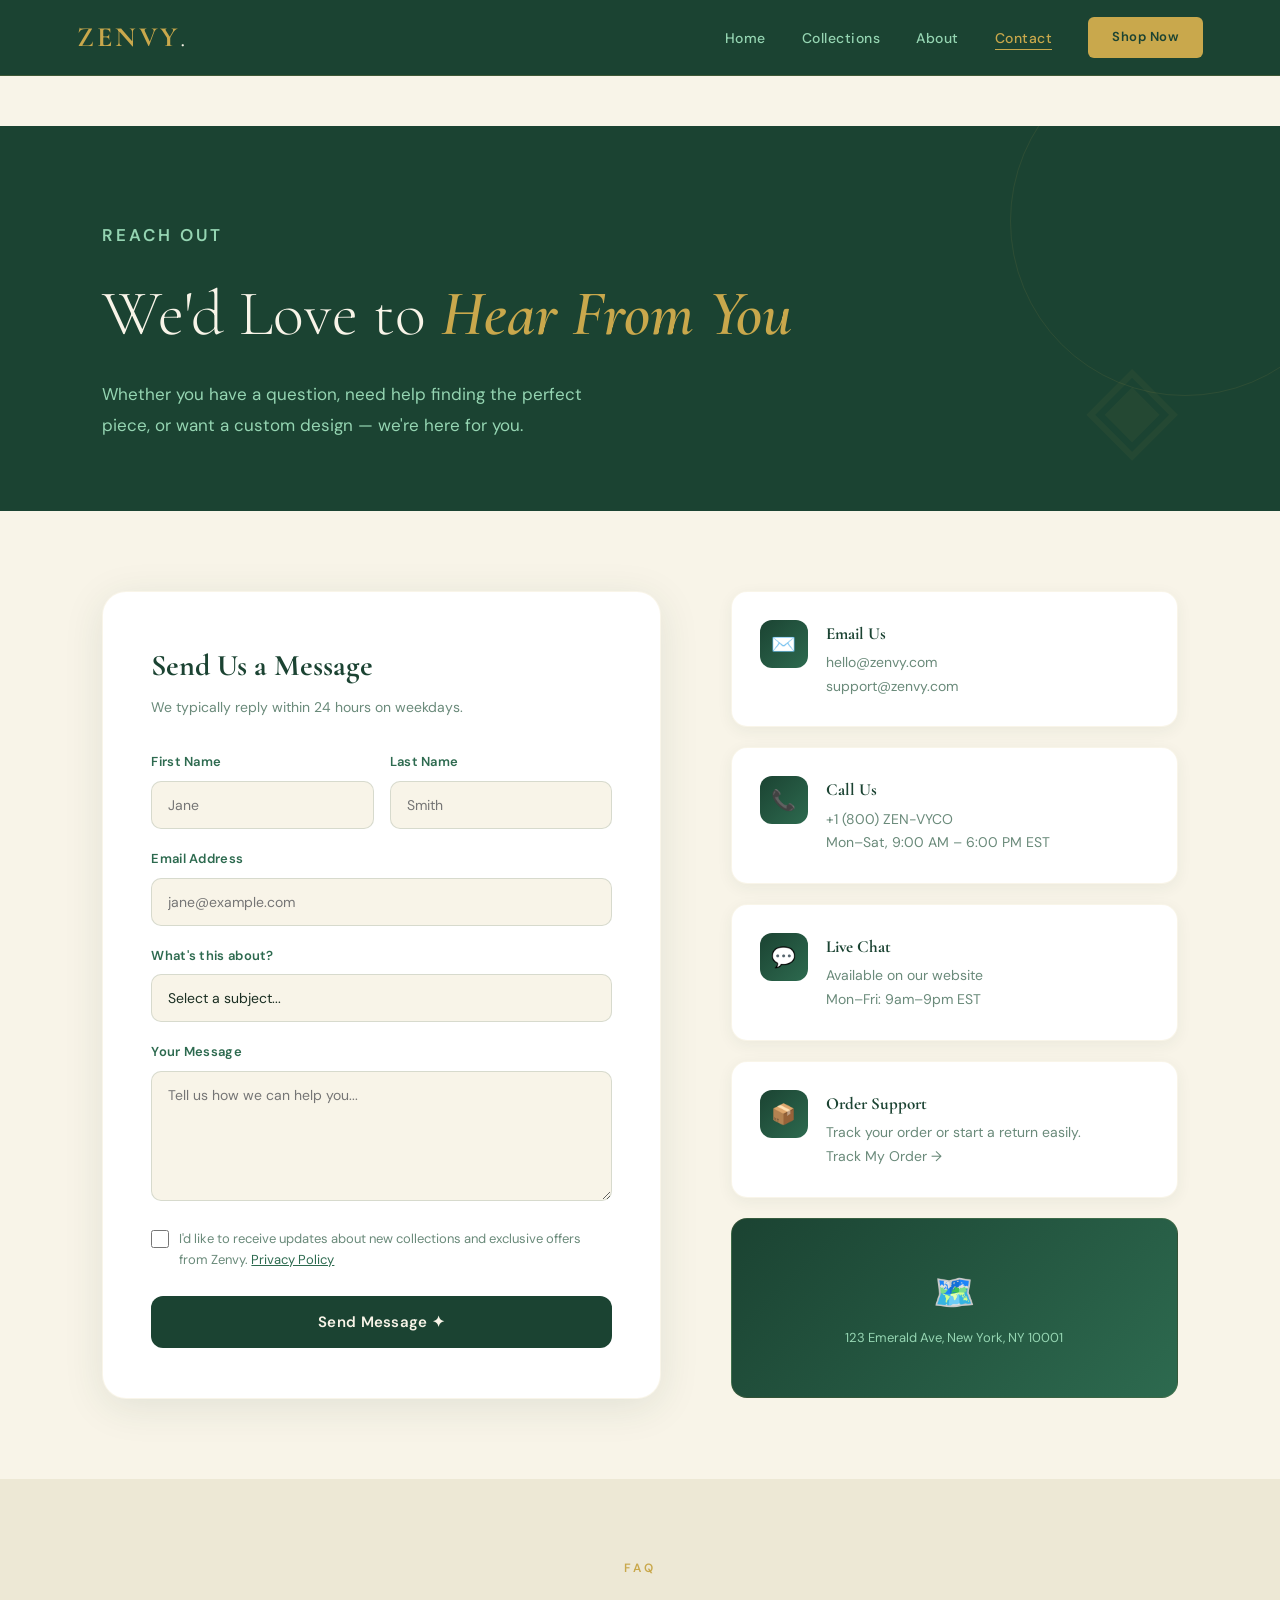
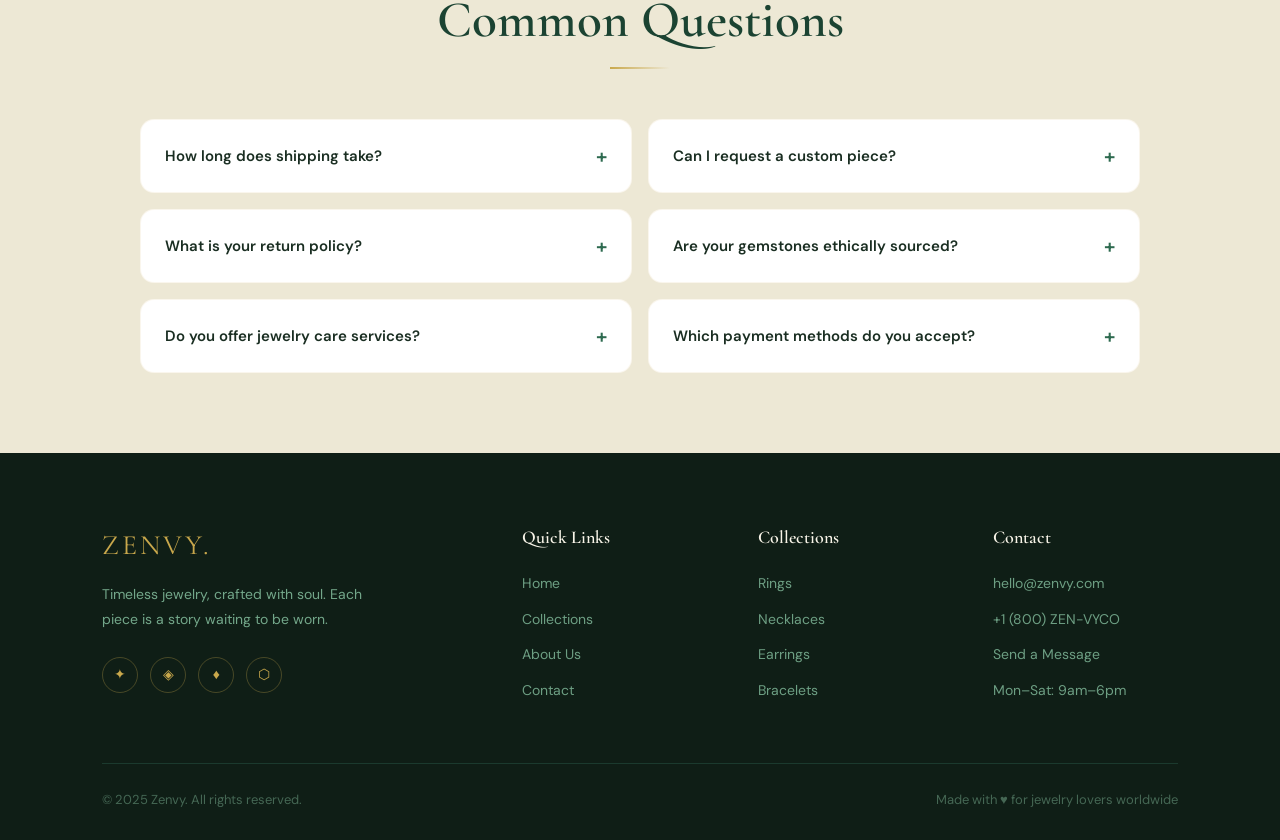
<file: contact.html>
<!DOCTYPE html>
<html lang="en">
<head>
  <meta charset="UTF-8" />
  <meta name="viewport" content="width=device-width, initial-scale=1.0" />
  <title>Contact Us – Zenvy</title>
  <link rel="stylesheet" href="style.css" />
  <style>
    /* ======= CONTACT PAGE ======= */

    .page-header {
      margin-top: 76px;
      background: var(--emerald-deep);
      padding: 80px 8% 70px;
      position: relative; overflow: hidden;
    }
    .page-header::before {
      content: '';
      position: absolute; top: -80px; right: -80px;
      width: 350px; height: 350px; border-radius: 50%;
      border: 1px solid rgba(201,168,76,0.1);
    }
    .page-header::after {
      content: '◈';
      position: absolute; bottom: 10px; right: 8%;
      font-size: 120px; opacity: 0.05; color: var(--gold);
    }
    .page-header h1 {
      font-family: var(--font-display);
      font-size: clamp(36px, 5vw, 64px);
      color: var(--cream); font-weight: 300;
    }
    .page-header h1 span { color: var(--gold); font-style: italic; font-weight: 600; }
    .page-header p {
      font-size: 17px; color: var(--sage);
      max-width: 520px; margin-top: 14px; line-height: 1.8;
    }

    /* Main contact section */
    .contact-section {
      padding: 80px 8%;
      background: var(--cream);
      display: grid;
      grid-template-columns: 5fr 4fr;
      gap: 70px;
      align-items: start;
    }

    /* Contact form */
    .contact-form-wrap {
      background: var(--white);
      border-radius: 24px;
      padding: 50px 48px;
      box-shadow: 0 8px 40px rgba(27,67,50,0.1);
      border: 1px solid rgba(201,168,76,0.12);
    }
    .form-title {
      font-family: var(--font-display);
      font-size: 30px; color: var(--emerald-deep);
      margin-bottom: 6px;
    }
    .form-subtitle { font-size: 14px; color: #6a8a7a; margin-bottom: 34px; }

    .form-row { display: grid; grid-template-columns: 1fr 1fr; gap: 16px; }
    .form-group { margin-bottom: 20px; }
    .form-group label {
      display: block;
      font-size: 13px; font-weight: 600;
      color: var(--emerald-mid);
      margin-bottom: 8px;
      letter-spacing: 0.3px;
    }
    .form-group input,
    .form-group select,
    .form-group textarea {
      width: 100%;
      padding: 14px 16px;
      border: 1.5px solid rgba(27,67,50,0.15);
      border-radius: 10px;
      font-family: var(--font-body);
      font-size: 14px;
      color: var(--text);
      background: var(--cream);
      transition: var(--transition);
      outline: none;
      appearance: none;
      -webkit-appearance: none;
    }
    .form-group input:focus,
    .form-group select:focus,
    .form-group textarea:focus {
      border-color: var(--emerald-light);
      background: var(--white);
      box-shadow: 0 0 0 4px rgba(82,183,136,0.1);
    }
    .form-group textarea { resize: vertical; min-height: 130px; }
    .form-group select { cursor: pointer; }

    .form-check {
      display: flex; align-items: flex-start; gap: 10px;
      margin-bottom: 26px;
    }
    .form-check input[type="checkbox"] {
      width: 18px; height: 18px; flex-shrink: 0; margin-top: 1px;
      accent-color: var(--emerald-mid);
      cursor: pointer;
    }
    .form-check label {
      font-size: 13px; color: #6a8a7a; line-height: 1.6;
    }
    .form-check label a { color: var(--emerald-mid); text-decoration: underline; }

    .submit-btn {
      width: 100%;
      padding: 16px;
      background: var(--emerald-deep);
      color: var(--cream);
      border: none; border-radius: 12px;
      font-family: var(--font-body);
      font-size: 15px; font-weight: 600;
      cursor: pointer; transition: var(--transition);
      letter-spacing: 0.3px;
    }
    .submit-btn:hover { background: var(--emerald-mid); transform: translateY(-2px); box-shadow: var(--shadow-card); }
    .submit-btn:active { transform: translateY(0); }

    .form-success {
      display: none;
      text-align: center;
      padding: 40px 20px;
    }
    .form-success .success-icon {
      font-size: 56px; margin-bottom: 16px;
    }
    .form-success h3 {
      font-family: var(--font-display);
      font-size: 26px; color: var(--emerald-deep);
      margin-bottom: 8px;
    }
    .form-success p { color: #6a8a7a; font-size: 15px; }

    /* Contact info sidebar */
    .contact-info { display: flex; flex-direction: column; gap: 20px; }
    .info-card {
      background: var(--white);
      border-radius: 16px;
      padding: 28px;
      border: 1px solid rgba(201,168,76,0.12);
      box-shadow: 0 4px 16px rgba(27,67,50,0.06);
      transition: var(--transition);
      display: flex; gap: 18px; align-items: flex-start;
    }
    .info-card:hover { transform: translateX(4px); border-color: rgba(201,168,76,0.3); }
    .info-icon {
      width: 48px; height: 48px; flex-shrink: 0;
      border-radius: 12px;
      background: linear-gradient(135deg, var(--emerald-deep), var(--emerald-mid));
      display: flex; align-items: center; justify-content: center;
      font-size: 20px;
    }
    .info-card h4 {
      font-family: var(--font-display);
      font-size: 17px; color: var(--emerald-deep);
      margin-bottom: 4px;
    }
    .info-card p, .info-card a {
      font-size: 14px; color: #6a8a7a;
      line-height: 1.7; display: block;
    }
    .info-card a:hover { color: var(--emerald-mid); }

    /* Map placeholder */
    .map-placeholder {
      background: linear-gradient(135deg, var(--emerald-deep), var(--emerald-mid));
      border-radius: 16px;
      height: 180px;
      display: flex; align-items: center; justify-content: center;
      flex-direction: column; gap: 8px;
      border: 1px solid rgba(201,168,76,0.12);
    }
    .map-placeholder span { font-size: 34px; }
    .map-placeholder p { color: var(--sage); font-size: 13px; }

    /* FAQ section */
    .faq-section {
      padding: 80px 8%;
      background: var(--cream-dark);
    }
    .faq-header { text-align: center; margin-bottom: 50px; }
    .faq-grid {
      display: grid;
      grid-template-columns: 1fr 1fr;
      gap: 16px;
      max-width: 1000px; margin: 0 auto;
    }
    .faq-item {
      background: var(--white);
      border-radius: 14px;
      border: 1px solid rgba(201,168,76,0.1);
      overflow: hidden;
      transition: var(--transition);
    }
    .faq-item:hover { border-color: rgba(27,67,50,0.2); }
    .faq-question {
      padding: 20px 24px;
      display: flex; justify-content: space-between; align-items: center;
      cursor: pointer;
      font-weight: 600; font-size: 15px; color: var(--text);
    }
    .faq-question::after {
      content: '+';
      font-size: 20px; color: var(--emerald-mid);
      transition: transform var(--transition);
      flex-shrink: 0; margin-left: 10px;
    }
    .faq-item.open .faq-question::after { transform: rotate(45deg); }
    .faq-answer {
      max-height: 0;
      overflow: hidden;
      transition: max-height 0.4s ease, padding 0.3s ease;
      padding: 0 24px;
      font-size: 14px; color: #6a8a7a; line-height: 1.8;
    }
    .faq-item.open .faq-answer { max-height: 200px; padding: 0 24px 20px; }

    @media (max-width: 1024px) {
      .contact-section { grid-template-columns: 1fr; }
      .contact-info { order: -1; }
      .faq-grid { grid-template-columns: 1fr; }
    }
    @media (max-width: 600px) {
      .contact-form-wrap { padding: 30px 24px; }
      .form-row { grid-template-columns: 1fr; }
    }
  </style>
</head>
<body>

  <!-- NAVBAR -->
  <nav class="navbar" id="navbar">
    <a href="index.html" class="nav-logo">ZENVY<span>.</span></a>
    <ul class="nav-links">
      <li><a href="index.html">Home</a></li>
      <li><a href="collections.html">Collections</a></li>
      <li><a href="about.html">About</a></li>
      <li><a href="contact.html" class="active">Contact</a></li>
    </ul>
    <a href="collections.html" class="nav-cta">Shop Now</a>
    <div class="hamburger" id="hamburger"><span></span><span></span><span></span></div>
  </nav>
  <div class="mobile-menu" id="mobileMenu">
    <a href="index.html">Home</a>
    <a href="collections.html">Collections</a>
    <a href="about.html">About Us</a>
    <a href="contact.html">Contact</a>
    <a href="collections.html" class="btn btn-gold">Shop Now</a>
  </div>

  <!-- PAGE HEADER -->
  <header class="page-header">
    <p class="section-label">Reach Out</p>
    <h1>We'd Love to <span>Hear From You</span></h1>
    <p>Whether you have a question, need help finding the perfect piece, or want a custom design — we're here for you.</p>
  </header>

  <!-- CONTACT SECTION -->
  <section class="contact-section">

    <!-- FORM -->
    <div class="contact-form-wrap reveal">
      <div id="formContent">
        <h2 class="form-title">Send Us a Message</h2>
        <p class="form-subtitle">We typically reply within 24 hours on weekdays.</p>

        <div class="form-row">
          <div class="form-group">
            <label for="firstName">First Name</label>
            <input type="text" id="firstName" placeholder="Jane" />
          </div>
          <div class="form-group">
            <label for="lastName">Last Name</label>
            <input type="text" id="lastName" placeholder="Smith" />
          </div>
        </div>

        <div class="form-group">
          <label for="email">Email Address</label>
          <input type="email" id="email" placeholder="jane@example.com" />
        </div>

        <div class="form-group">
          <label for="subject">What's this about?</label>
          <select id="subject">
            <option value="" disabled selected>Select a subject...</option>
            <option>Order & Shipping</option>
            <option>Custom Jewelry Design</option>
            <option>Product Inquiry</option>
            <option>Returns & Exchanges</option>
            <option>Partnership</option>
            <option>Other</option>
          </select>
        </div>

        <div class="form-group">
          <label for="message">Your Message</label>
          <textarea id="message" placeholder="Tell us how we can help you..."></textarea>
        </div>

        <div class="form-check">
          <input type="checkbox" id="newsletter" />
          <label for="newsletter">
            I'd like to receive updates about new collections and exclusive offers from Zenvy.
            <a href="#">Privacy Policy</a>
          </label>
        </div>

        <button class="submit-btn" onclick="submitForm()">Send Message ✦</button>
      </div>

      <div class="form-success" id="formSuccess">
        <div class="success-icon">💎</div>
        <h3>Message Received!</h3>
        <p>Thank you for reaching out. A member of our team will get back to you within 24 hours.</p>
      </div>
    </div>

    <!-- INFO SIDEBAR -->
    <div class="contact-info reveal" style="transition-delay:.1s">

      <div class="info-card">
        <div class="info-icon">✉️</div>
        <div>
          <h4>Email Us</h4>
          <a href="mailto:hello@zenvy.com">hello@zenvy.com</a>
          <a href="mailto:support@zenvy.com">support@zenvy.com</a>
        </div>
      </div>

      <div class="info-card">
        <div class="info-icon">📞</div>
        <div>
          <h4>Call Us</h4>
          <a href="tel:+18009369826">+1 (800) ZEN-VYCO</a>
          <p>Mon–Sat, 9:00 AM – 6:00 PM EST</p>
        </div>
      </div>

      <div class="info-card">
        <div class="info-icon">💬</div>
        <div>
          <h4>Live Chat</h4>
          <p>Available on our website</p>
          <p>Mon–Fri: 9am–9pm EST</p>
        </div>
      </div>

      <div class="info-card">
        <div class="info-icon">📦</div>
        <div>
          <h4>Order Support</h4>
          <p>Track your order or start a return easily.</p>
          <a href="#">Track My Order →</a>
        </div>
      </div>

      <div class="map-placeholder">
        <span>🗺️</span>
        <p>123 Emerald Ave, New York, NY 10001</p>
      </div>

    </div>
  </section>

  <!-- FAQ SECTION -->
  <section class="faq-section">
    <div class="faq-header reveal">
      <p class="section-label">FAQ</p>
      <h2 class="section-title">Common Questions</h2>
      <div class="divider center"></div>
    </div>
    <div class="faq-grid">
      <div class="faq-item reveal">
        <div class="faq-question">How long does shipping take?</div>
        <div class="faq-answer">Standard shipping takes 5–7 business days. Express shipping (2–3 days) is available at checkout. All orders ship with full tracking and insurance.</div>
      </div>
      <div class="faq-item reveal" style="transition-delay:.05s">
        <div class="faq-question">Can I request a custom piece?</div>
        <div class="faq-answer">Yes! We love custom orders. Just fill out the contact form and select "Custom Jewelry Design". We'll schedule a free consultation to discuss your vision.</div>
      </div>
      <div class="faq-item reveal" style="transition-delay:.1s">
        <div class="faq-question">What is your return policy?</div>
        <div class="faq-answer">We offer free 30-day returns on all non-custom items. Custom pieces are non-returnable but we'll work with you to ensure you're 100% happy.</div>
      </div>
      <div class="faq-item reveal" style="transition-delay:.15s">
        <div class="faq-question">Are your gemstones ethically sourced?</div>
        <div class="faq-answer">Absolutely. All gemstones are conflict-free and ethically sourced, and every piece comes with a Certificate of Authenticity.</div>
      </div>
      <div class="faq-item reveal" style="transition-delay:.2s">
        <div class="faq-question">Do you offer jewelry care services?</div>
        <div class="faq-answer">Yes, we offer free lifetime polishing on all Zenvy pieces. Simply mail your piece back to us and we'll restore it to its original brilliance.</div>
      </div>
      <div class="faq-item reveal" style="transition-delay:.25s">
        <div class="faq-question">Which payment methods do you accept?</div>
        <div class="faq-answer">We accept all major credit cards, PayPal, Apple Pay, and Google Pay. We also offer 0% installment payment plans on orders over $500.</div>
      </div>
    </div>
  </section>

  <!-- FOOTER -->
  <footer>
    <div class="footer-grid">
      <div class="footer-brand">
        <div class="logo">ZENVY.</div>
        <p>Timeless jewelry, crafted with soul. Each piece is a story waiting to be worn.</p>
        <div class="social-links">
          <a href="#">✦</a><a href="#">◈</a><a href="#">♦</a><a href="#">⬡</a>
        </div>
      </div>
      <div class="footer-col">
        <h4>Quick Links</h4>
        <ul>
          <li><a href="index.html">Home</a></li>
          <li><a href="collections.html">Collections</a></li>
          <li><a href="about.html">About Us</a></li>
          <li><a href="contact.html">Contact</a></li>
        </ul>
      </div>
      <div class="footer-col">
        <h4>Collections</h4>
        <ul>
          <li><a href="collections.html">Rings</a></li>
          <li><a href="collections.html">Necklaces</a></li>
          <li><a href="collections.html">Earrings</a></li>
          <li><a href="collections.html">Bracelets</a></li>
        </ul>
      </div>
      <div class="footer-col">
        <h4>Contact</h4>
        <ul>
          <li><a href="mailto:hello@zenvy.com">hello@zenvy.com</a></li>
          <li><a href="#">+1 (800) ZEN-VYCO</a></li>
          <li><a href="contact.html">Send a Message</a></li>
          <li><a href="#">Mon–Sat: 9am–6pm</a></li>
        </ul>
      </div>
    </div>
    <div class="footer-bottom">
      <span>© 2025 Zenvy. All rights reserved.</span>
      <span>Made with ♥ for jewelry lovers worldwide</span>
    </div>
  </footer>

  <script>
    const navbar = document.getElementById('navbar');
    window.addEventListener('scroll', () => navbar.classList.toggle('scrolled', window.scrollY > 50));
    document.getElementById('hamburger').addEventListener('click', () => {
      document.getElementById('mobileMenu').classList.toggle('open');
    });
    const reveals = document.querySelectorAll('.reveal');
    reveals.forEach(el => {
      new IntersectionObserver((entries) => {
        entries.forEach(e => { if (e.isIntersecting) e.target.classList.add('visible'); });
      }, { threshold: 0.1 }).observe(el);
    });

    // FAQ accordion
    document.querySelectorAll('.faq-question').forEach(q => {
      q.addEventListener('click', () => {
        const item = q.closest('.faq-item');
        const isOpen = item.classList.contains('open');
        document.querySelectorAll('.faq-item').forEach(i => i.classList.remove('open'));
        if (!isOpen) item.classList.add('open');
      });
    });

    // Form submission
    function submitForm() {
      const name = document.getElementById('firstName').value;
      const email = document.getElementById('email').value;
      const message = document.getElementById('message').value;
      if (!name || !email || !message) {
        alert('Please fill in your name, email, and message.');
        return;
      }
      document.getElementById('formContent').style.display = 'none';
      document.getElementById('formSuccess').style.display = 'block';
    }
  </script>
</body>
</html>
</file>
<file: style.css>
/* ================================
   ZENVY – Global Stylesheet
   ================================ */

@import url('https://fonts.googleapis.com/css2?family=Cormorant+Garamond:ital,wght@0,300;0,400;0,600;0,700;1,400&family=DM+Sans:wght@300;400;500;600&display=swap');

/* ---- Variables ---- */
:root {
  --emerald-deep:  #1B4332;
  --emerald-mid:   #2D6A4F;
  --emerald-light: #52B788;
  --sage:          #95D5B2;
  --cream:         #F8F4E8;
  --cream-dark:    #EDE8D5;
  --gold:          #C9A84C;
  --gold-light:    #E8D5A3;
  --gold-dim:      rgba(201,168,76,0.18);
  --dark:          #0F1E16;
  --text:          #1A2E22;
  --white:         #FFFFFF;

  --font-display: 'Cormorant Garamond', Georgia, serif;
  --font-body:    'DM Sans', sans-serif;

  --transition: 0.35s cubic-bezier(0.4, 0, 0.2, 1);
  --shadow-card: 0 12px 40px rgba(27,67,50,0.18);
  --shadow-hover: 0 20px 60px rgba(27,67,50,0.28);
}

/* ---- Reset & Base ---- */
*, *::before, *::after { box-sizing: border-box; margin: 0; padding: 0; }
html { scroll-behavior: smooth; }
body {
  font-family: var(--font-body);
  background: var(--cream);
  color: var(--text);
  line-height: 1.6;
  overflow-x: hidden;
}
img { display: block; max-width: 100%; }
a { text-decoration: none; color: inherit; }

/* ---- Navbar ---- */
.navbar {
  position: fixed; top: 0; left: 0; right: 0; z-index: 999;
  background: var(--emerald-deep);
  height: 76px;
  display: flex; align-items: center;
  padding: 0 6%;
  border-bottom: 1px solid rgba(201,168,76,0.2);
  transition: var(--transition);
}
.navbar.scrolled {
  background: rgba(27,67,50,0.97);
  backdrop-filter: blur(12px);
  box-shadow: 0 4px 30px rgba(0,0,0,0.2);
}
.nav-logo {
  font-family: var(--font-display);
  font-size: 28px;
  font-weight: 700;
  color: var(--gold);
  letter-spacing: 3px;
  margin-right: auto;
}
.nav-logo span { color: var(--cream); font-weight: 300; }
.nav-links {
  display: flex; gap: 36px; list-style: none;
  align-items: center;
}
.nav-links a {
  font-size: 14px;
  font-weight: 500;
  color: var(--sage);
  letter-spacing: 0.5px;
  position: relative;
  padding-bottom: 3px;
  transition: color var(--transition);
}
.nav-links a::after {
  content: '';
  position: absolute; bottom: 0; left: 0;
  width: 0; height: 1px;
  background: var(--gold);
  transition: width var(--transition);
}
.nav-links a:hover { color: var(--gold); }
.nav-links a:hover::after, .nav-links a.active::after { width: 100%; }
.nav-links a.active { color: var(--gold); }
.nav-cta {
  margin-left: 36px;
  background: var(--gold);
  color: var(--emerald-deep);
  font-weight: 600;
  font-size: 13px;
  letter-spacing: 0.5px;
  padding: 10px 24px;
  border-radius: 6px;
  transition: var(--transition);
  white-space: nowrap;
}
.nav-cta:hover { background: var(--gold-light); transform: translateY(-1px); }

/* Mobile hamburger */
.hamburger {
  display: none;
  flex-direction: column; gap: 5px;
  cursor: pointer; margin-left: auto;
}
.hamburger span {
  width: 24px; height: 2px;
  background: var(--cream);
  border-radius: 2px;
  transition: var(--transition);
}

/* ---- Footer ---- */
footer {
  background: var(--dark);
  color: var(--sage);
  padding: 70px 8% 30px;
}
.footer-grid {
  display: grid;
  grid-template-columns: 2fr 1fr 1fr 1fr;
  gap: 50px;
  padding-bottom: 50px;
  border-bottom: 1px solid rgba(95,215,178,0.15);
}
.footer-brand .logo {
  font-family: var(--font-display);
  font-size: 28px;
  color: var(--gold);
  letter-spacing: 3px;
  margin-bottom: 14px;
}
.footer-brand p {
  font-size: 14px; line-height: 1.8;
  color: rgba(149,213,178,0.75);
  max-width: 260px;
  margin-bottom: 24px;
}
.social-links { display: flex; gap: 12px; }
.social-links a {
  width: 36px; height: 36px;
  border-radius: 50%;
  border: 1px solid rgba(201,168,76,0.3);
  display: flex; align-items: center; justify-content: center;
  font-size: 14px; color: var(--gold);
  transition: var(--transition);
}
.social-links a:hover { background: var(--gold); color: var(--dark); }
.footer-col h4 {
  font-family: var(--font-display);
  font-size: 18px; font-weight: 600;
  color: var(--cream);
  margin-bottom: 18px;
}
.footer-col ul { list-style: none; }
.footer-col ul li { margin-bottom: 10px; }
.footer-col ul li a {
  font-size: 14px; color: rgba(149,213,178,0.7);
  transition: color var(--transition);
}
.footer-col ul li a:hover { color: var(--gold); }
.footer-bottom {
  display: flex; justify-content: space-between; align-items: center;
  padding-top: 26px;
  font-size: 13px;
  color: rgba(149,213,178,0.4);
}

/* ---- Utility ---- */
.section-label {
  font-size: 12px; font-weight: 600;
  letter-spacing: 3px; text-transform: uppercase;
  color: var(--gold);
  margin-bottom: 12px;
}
.section-title {
  font-family: var(--font-display);
  font-size: clamp(32px, 4vw, 54px);
  font-weight: 600;
  line-height: 1.15;
  color: var(--emerald-deep);
}
.section-title.light { color: var(--cream); }
.divider {
  width: 60px; height: 2px;
  background: linear-gradient(90deg, var(--gold), transparent);
  margin: 18px 0 28px;
}
.divider.center { margin: 18px auto 28px; }
.btn {
  display: inline-flex; align-items: center; gap: 8px;
  padding: 14px 32px;
  border-radius: 8px;
  font-weight: 600; font-size: 14px;
  letter-spacing: 0.3px;
  transition: var(--transition);
  cursor: pointer; border: none;
}
.btn-gold {
  background: var(--gold);
  color: var(--emerald-deep);
}
.btn-gold:hover { background: var(--gold-light); transform: translateY(-2px); box-shadow: 0 8px 24px rgba(201,168,76,0.35); }
.btn-outline {
  background: transparent;
  border: 1.5px solid rgba(201,168,76,0.6);
  color: var(--cream);
}
.btn-outline:hover { background: var(--gold-dim); border-color: var(--gold); }
.btn-dark {
  background: var(--emerald-deep);
  color: var(--cream);
}
.btn-dark:hover { background: var(--emerald-mid); transform: translateY(-2px); box-shadow: var(--shadow-card); }

/* ---- Scroll animation ---- */
.reveal {
  opacity: 0;
  transform: translateY(30px);
  transition: opacity 0.7s ease, transform 0.7s ease;
}
.reveal.visible {
  opacity: 1;
  transform: translateY(0);
}

/* ================================
   RESPONSIVE
   ================================ */
@media (max-width: 1024px) {
  .footer-grid { grid-template-columns: 1fr 1fr; gap: 30px; }
}
@media (max-width: 768px) {
  .nav-links, .nav-cta { display: none; }
  .hamburger { display: flex; }
  .mobile-menu {
    position: fixed; top: 76px; left: 0; right: 0;
    background: var(--emerald-deep);
    padding: 24px 6%;
    display: flex; flex-direction: column; gap: 0;
    transform: translateY(-110%);
    transition: var(--transition);
    border-bottom: 1px solid rgba(201,168,76,0.2);
    z-index: 998;
  }
  .mobile-menu.open { transform: translateY(0); }
  .mobile-menu a {
    display: block; padding: 14px 0;
    color: var(--sage); font-size: 16px;
    border-bottom: 1px solid rgba(149,213,178,0.1);
  }
  .mobile-menu a.btn-gold {
    margin-top: 16px; text-align: center;
    border: none; border-radius: 8px; padding: 14px;
  }
  .footer-grid { grid-template-columns: 1fr; gap: 28px; }
  .footer-bottom { flex-direction: column; gap: 8px; text-align: center; }
}
</file>
